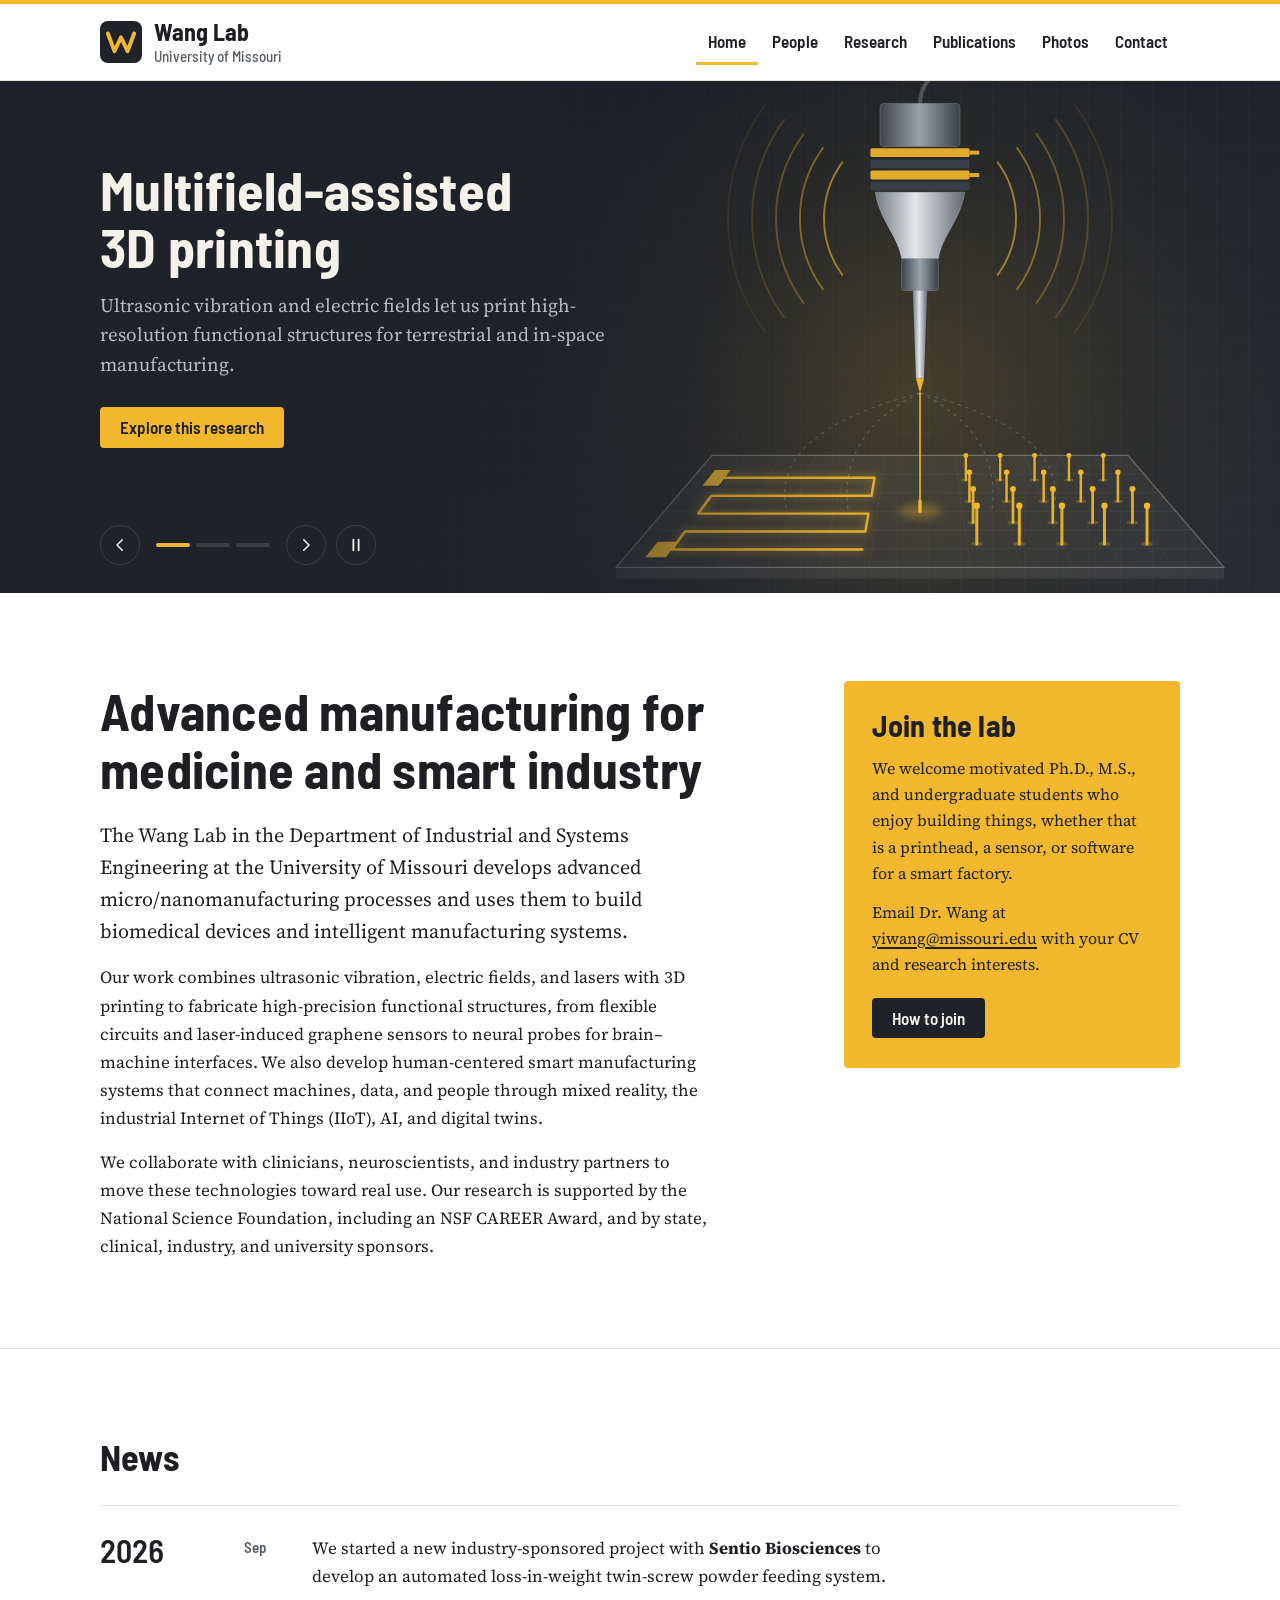
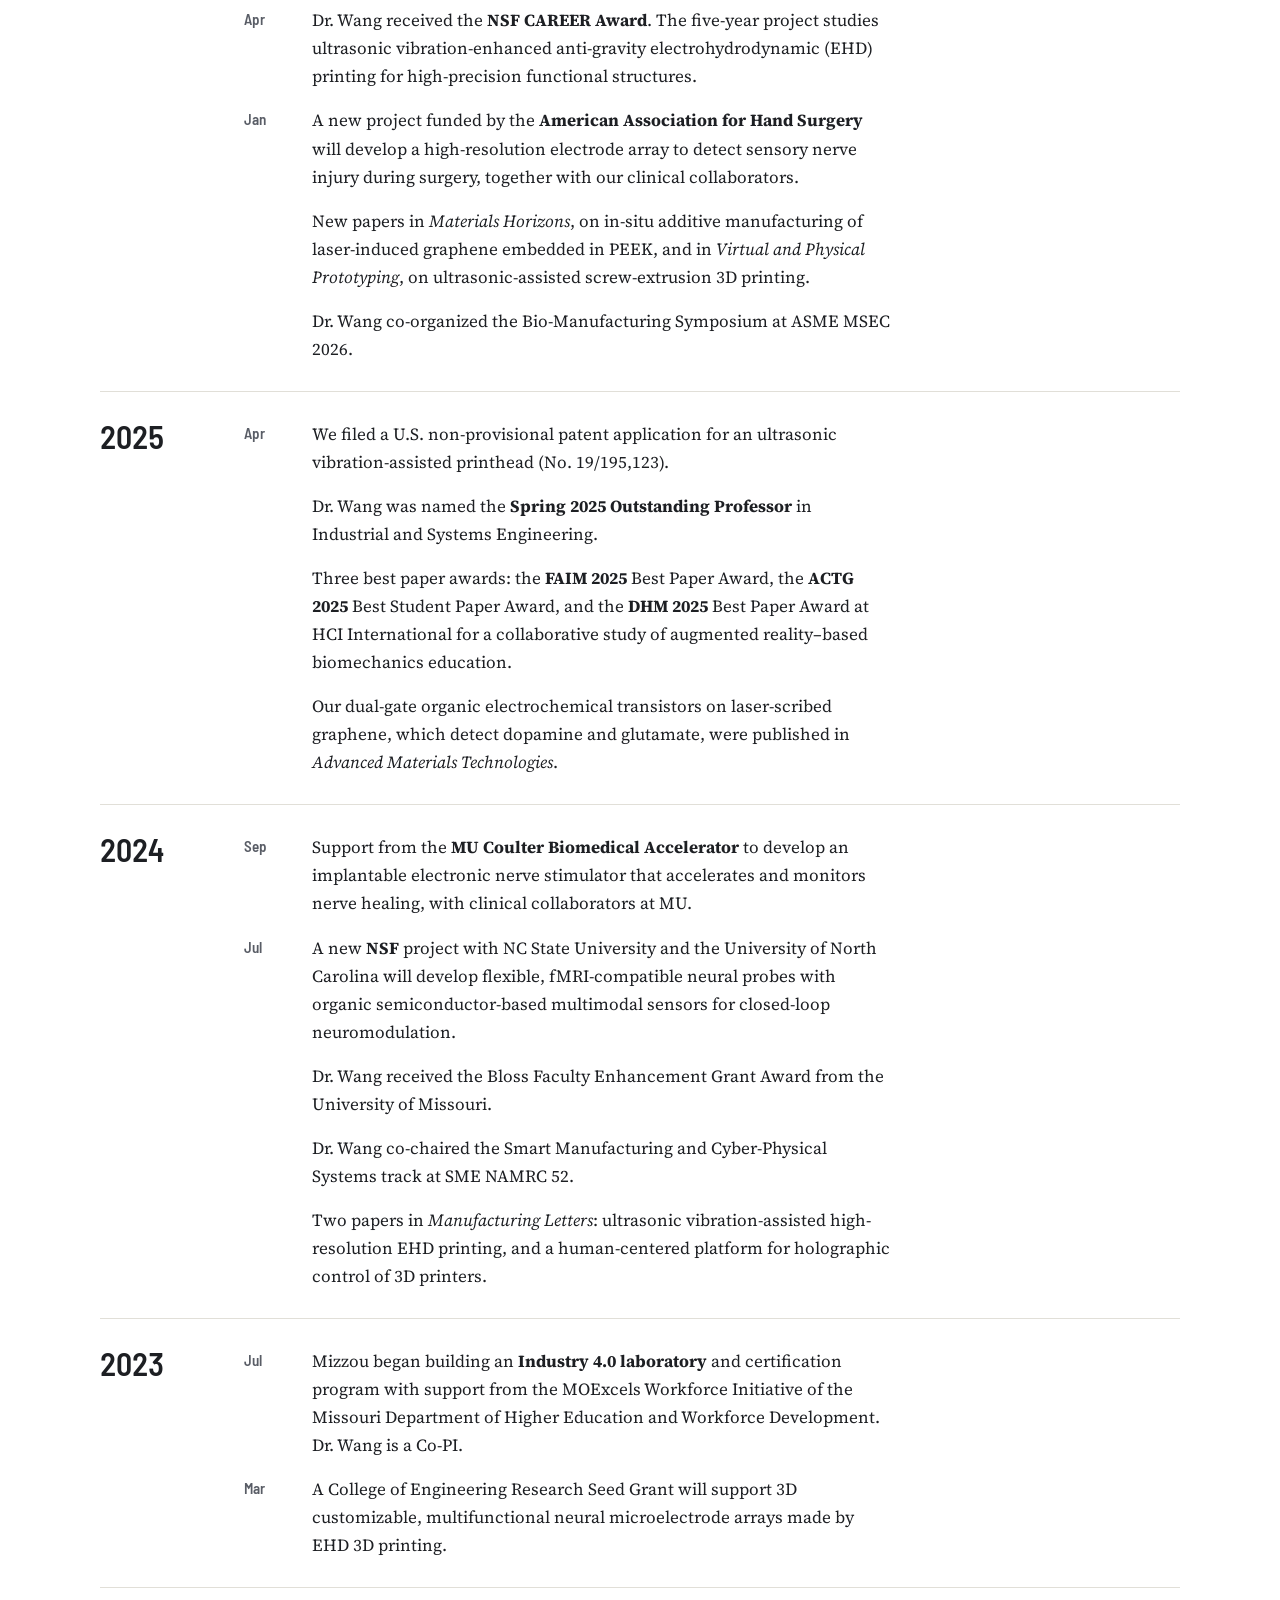
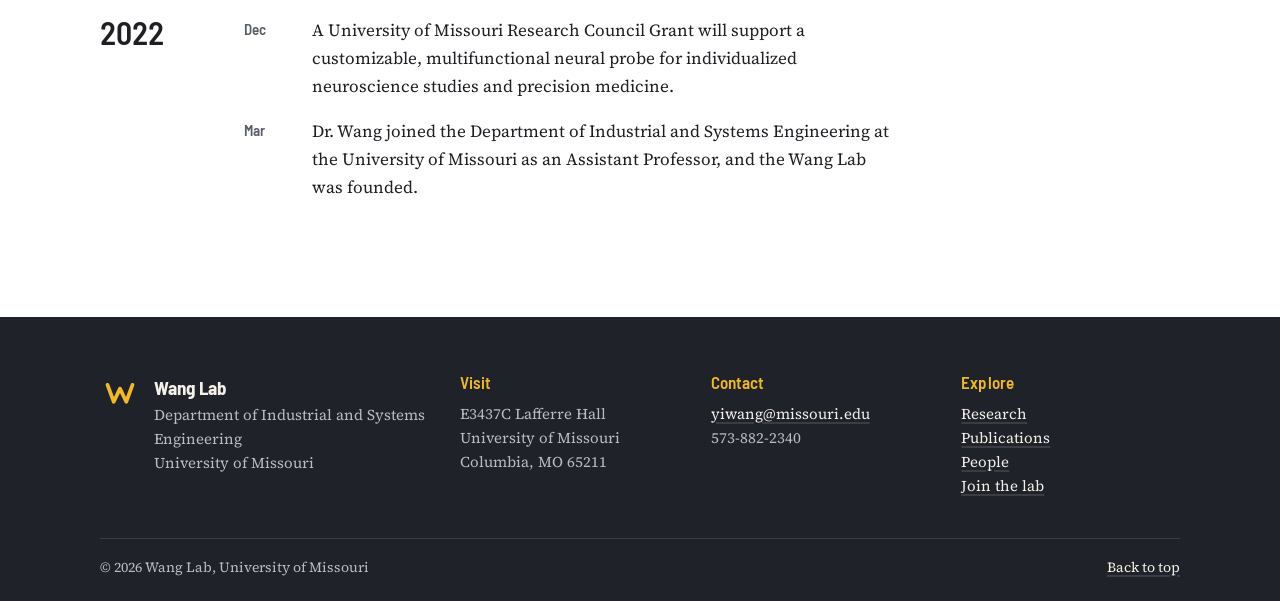
<file: index.html>
<!doctype html>
<html lang="en">
<head>
<meta charset="utf-8">
<meta name="viewport" content="width=device-width, initial-scale=1, viewport-fit=cover">
<!-- ✏️ title = 浏览器标签和谷歌搜索结果里的标题；description = 谷歌搜索结果下面那行介绍 -->
<title>Wang Lab | Yi Wang, University of Missouri</title>
<meta name="description" content="The Wang Lab at the University of Missouri, led by Dr. Yi Wang, develops multifield-assisted 3D printing, micro/nanomanufacturing, flexible bioelectronics and brain–machine interfaces, and smart manufacturing with mixed reality and digital twins.">
<meta property="og:type" content="website">
<meta property="og:site_name" content="Wang Lab, University of Missouri">
<meta property="og:title" content="Wang Lab | Yi Wang, University of Missouri">
<meta property="og:description" content="The Wang Lab at the University of Missouri, led by Dr. Yi Wang, develops multifield-assisted 3D printing, micro/nanomanufacturing, flexible bioelectronics and brain–machine interfaces, and smart manufacturing with mixed reality and digital twins.">
<link rel="icon" href="images/logo-mark.svg" type="image/svg+xml">
<link rel="preconnect" href="https://fonts.googleapis.com">
<link rel="preconnect" href="https://fonts.gstatic.com" crossorigin>
<link rel="stylesheet" href="https://fonts.googleapis.com/css2?family=Barlow+Semi+Condensed:wght@500;600;700&amp;family=Source+Serif+4:ital,opsz,wght@0,8..60,400;0,8..60,600;1,8..60,400&amp;display=swap">
<link rel="stylesheet" href="css/style.css">
<script>document.documentElement.classList.add("js");</script>
<!-- Google Search Console 验证代码贴在这一行下面（见 README 第 2 步） -->
<script type="application/ld+json">
{
  "@context": "https://schema.org",
  "@type": "ResearchOrganization",
  "name": "Wang Lab",
  "description": "Research lab led by Dr. Yi Wang in the Department of Industrial and Systems Engineering, University of Missouri: multifield-assisted 3D printing, micro/nanomanufacturing, bioelectronics, brain-machine interfaces, and smart manufacturing.",
  "email": "yiwang@missouri.edu",
  "telephone": "+1-573-882-2340",
  "address": {
    "@type": "PostalAddress",
    "streetAddress": "E3437C Lafferre Hall",
    "addressLocality": "Columbia",
    "addressRegion": "MO",
    "postalCode": "65211",
    "addressCountry": "US"
  },
  "parentOrganization": {
    "@type": "CollegeOrUniversity",
    "name": "University of Missouri"
  },
  "member": {
    "@type": "Person",
    "name": "Yi Wang",
    "jobTitle": "Assistant Professor of Industrial and Systems Engineering",
    "email": "yiwang@missouri.edu",
    "affiliation": {
      "@type": "CollegeOrUniversity",
      "name": "University of Missouri"
    },
    "sameAs": [
      "https://scholar.google.com/citations?user=VTaAdZcAAAAJ"
    ]
  }
}
</script>
</head>
<body>
<a class="skip-link" href="#main">Skip to content</a>

<!-- ============ 顶部导航（每个页面都有一份，一般不用改） ============ -->
<header class="site-header" id="top">
  <div class="container header-inner">
    <a class="brand" href="index.html">
      <img src="images/logo-mark.svg" alt="" width="42" height="42">
      <span><span class="brand-name">Wang Lab</span><span class="brand-sub">University of Missouri</span></span>
    </a>
    <button class="nav-toggle" type="button" aria-expanded="false" aria-controls="site-nav">
      <svg viewBox="0 0 24 24" aria-hidden="true"><path d="M3 6h18M3 12h18M3 18h18" fill="none" stroke="currentColor" stroke-width="2" stroke-linecap="round"/></svg>
      Menu
    </button>
    <nav class="site-nav" id="site-nav" aria-label="Main">
      <ul>
        <li><a href="index.html" aria-current="page">Home</a></li>
        <li><a href="people.html">People</a></li>
        <li><a href="research.html">Research</a></li>
        <li><a href="publications.html">Publications</a></li>
        <li><a href="photos.html">Photos</a></li>
        <li><a href="contact.html">Contact</a></li>
      </ul>
    </nav>
  </div>
</header>

<main id="main">
<!-- =====================================================================
     ✏️ 首页轮播图（共 3 张）
     · 改文字：直接改每张里的 <h2>（标题）和 <p>（一句话介绍）
     · 换图片：把图片上传到 images 文件夹，再把 src="images/……" 改成你的文件名
     · 按钮 "Explore this research" 会跳到研究页（research.html）对应的部分
     ===================================================================== -->
<section class="hero" aria-label="Research highlights">
  <div class="carousel" data-carousel aria-roledescription="carousel">
    <div class="slides">

      <article class="slide is-active" aria-roledescription="slide" aria-label="1 of 3">
        <div class="slide-media">
          <img src="images/research-printing.svg" alt="Illustration of an ultrasonic printhead writing a fine electrohydrodynamic jet onto a substrate with printed circuits and micro-pillars" width="1600" height="800">
        </div>
        <div class="container slide-content">
          <h2>Multifield-assisted 3D printing</h2>
          <p>Ultrasonic vibration and electric fields let us print high-resolution functional structures for terrestrial and in-space manufacturing.</p>
          <a class="btn btn-gold" href="research.html#printing">Explore this research</a>
        </div>
      </article>

      <article class="slide" aria-roledescription="slide" aria-label="2 of 3">
        <div class="slide-media">
          <img src="images/research-bioelectronics.svg" alt="Illustration of a flexible neural probe with electrode sites recording signals from cortical neurons" width="1600" height="800">
        </div>
        <div class="container slide-content">
          <h2>Bioelectronics and brain–machine interfaces</h2>
          <p>Flexible neural probes, biosensors, and electrode arrays that record from and stimulate the nervous system.</p>
          <a class="btn btn-gold" href="research.html#bioelectronics">Explore this research</a>
        </div>
      </article>

      <article class="slide" aria-roledescription="slide" aria-label="3 of 3">
        <div class="slide-media">
          <img src="images/research-smart-manufacturing.svg" alt="Illustration of a 3D printer linked to its mixed-reality digital twin and live data dashboards" width="1600" height="800">
        </div>
        <div class="container slide-content">
          <h2>Smart manufacturing and digital twins</h2>
          <p>Mixed reality, IIoT, and AI that connect people, machines, and data on the factory floor.</p>
          <a class="btn btn-gold" href="research.html#smart">Explore this research</a>
        </div>
      </article>

    </div>
    <div class="carousel-controls">
      <div class="container">
        <button class="carousel-btn" type="button" data-prev aria-label="Previous slide">
          <svg viewBox="0 0 24 24" aria-hidden="true"><path d="M15 5l-7 7 7 7" fill="none" stroke="currentColor" stroke-width="2" stroke-linecap="round" stroke-linejoin="round"/></svg>
        </button>
        <div class="carousel-dots"></div>
        <button class="carousel-btn" type="button" data-next aria-label="Next slide">
          <svg viewBox="0 0 24 24" aria-hidden="true"><path d="M9 5l7 7-7 7" fill="none" stroke="currentColor" stroke-width="2" stroke-linecap="round" stroke-linejoin="round"/></svg>
        </button>
        <button class="carousel-btn" type="button" data-toggle aria-label="Pause slideshow">
          <svg class="icon-pause" viewBox="0 0 24 24" aria-hidden="true"><path d="M8.5 5v14M15.5 5v14" stroke="currentColor" stroke-width="2.4" stroke-linecap="round"/></svg>
          <svg class="icon-play" viewBox="0 0 24 24" aria-hidden="true"><path d="M8 5.5v13l11-6.5z" fill="currentColor"/></svg>
        </button>
      </div>
    </div>
  </div>
</section>

<!-- =====================================================================
     ✏️ 实验室简介（左边）+ 招生卡片（右边黄色方块）
     ===================================================================== -->
<section class="section">
  <div class="container intro">
    <div class="intro-text">
      <h1>Advanced manufacturing for medicine and smart industry</h1>
      <p class="lead">The Wang Lab in the Department of Industrial and Systems Engineering at the University of Missouri develops advanced micro/nanomanufacturing processes and uses them to build biomedical devices and intelligent manufacturing systems.</p>
      <p>Our work combines ultrasonic vibration, electric fields, and lasers with 3D printing to fabricate high-precision functional structures, from flexible circuits and laser-induced graphene sensors to neural probes for brain–machine interfaces. We also develop human-centered smart manufacturing systems that connect machines, data, and people through mixed reality, the industrial Internet of Things (IIoT), AI, and digital twins.</p>
      <p>We collaborate with clinicians, neuroscientists, and industry partners to move these technologies toward real use. Our research is supported by the National Science Foundation, including an NSF CAREER Award, and by state, clinical, industry, and university sponsors.</p>
    </div>
    <aside class="join-card" aria-labelledby="join-title">
      <h2 id="join-title">Join the lab</h2>
      <p>We welcome motivated Ph.D., M.S., and undergraduate students who enjoy building things, whether that is a printhead, a sensor, or software for a smart factory.</p>
      <p>Email Dr. Wang at <a href="mailto:yiwang@missouri.edu">yiwang@missouri.edu</a> with your CV and research interests.</p>
      <a class="btn btn-dark" href="contact.html#join">How to join</a>
    </aside>
  </div>
</section>

<!-- =====================================================================
     ✏️ 新闻 News（最新的放最上面）
     · 加一条：复制任意一行 <li>……</li>，粘贴到对应年份的最上面，再改月份和内容
     · 不确定月份：<span class="news-date"></span> 中间留空就行
     · 新的一年：复制一整块 <div class="news-group"> …… </div>，改年份，放到最上面
     ===================================================================== -->
<section class="section" id="news" aria-labelledby="news-title">
  <div class="container">
    <h2 class="section-title" id="news-title">News</h2>

    <div class="news-group">
      <h3>2026</h3>
      <ul class="news-list">
        <li><span class="news-date">Sep</span> We started a new industry-sponsored project with <strong>Sentio Biosciences</strong> to develop an automated loss-in-weight twin-screw powder feeding system.</li>
        <li><span class="news-date">Apr</span> Dr. Wang received the <strong>NSF CAREER Award</strong>. The five-year project studies ultrasonic vibration-enhanced anti-gravity electrohydrodynamic (EHD) printing for high-precision functional structures.</li>
        <li><span class="news-date">Jan</span> A new project funded by the <strong>American Association for Hand Surgery</strong> will develop a high-resolution electrode array to detect sensory nerve injury during surgery, together with our clinical collaborators.</li>
        <li><span class="news-date"></span> New papers in <i>Materials Horizons</i>, on in-situ additive manufacturing of laser-induced graphene embedded in PEEK, and in <i>Virtual and Physical Prototyping</i>, on ultrasonic-assisted screw-extrusion 3D printing.</li>
        <li><span class="news-date"></span> Dr. Wang co-organized the Bio-Manufacturing Symposium at ASME MSEC 2026.</li>
      </ul>
    </div>

    <div class="news-group">
      <h3>2025</h3>
      <ul class="news-list">
        <li><span class="news-date">Apr</span> We filed a U.S. non-provisional patent application for an ultrasonic vibration-assisted printhead (No. 19/195,123).</li>
        <li><span class="news-date"></span> Dr. Wang was named the <strong>Spring 2025 Outstanding Professor</strong> in Industrial and Systems Engineering.</li>
        <li><span class="news-date"></span> Three best paper awards: the <strong>FAIM 2025</strong> Best Paper Award, the <strong>ACTG 2025</strong> Best Student Paper Award, and the <strong>DHM 2025</strong> Best Paper Award at HCI International for a collaborative study of augmented reality–based biomechanics education.</li>
        <li><span class="news-date"></span> Our dual-gate organic electrochemical transistors on laser-scribed graphene, which detect dopamine and glutamate, were published in <i>Advanced Materials Technologies</i>.</li>
      </ul>
    </div>

    <div class="news-group">
      <h3>2024</h3>
      <ul class="news-list">
        <li><span class="news-date">Sep</span> Support from the <strong>MU Coulter Biomedical Accelerator</strong> to develop an implantable electronic nerve stimulator that accelerates and monitors nerve healing, with clinical collaborators at MU.</li>
        <li><span class="news-date">Jul</span> A new <strong>NSF</strong> project with NC State University and the University of North Carolina will develop flexible, fMRI-compatible neural probes with organic semiconductor-based multimodal sensors for closed-loop neuromodulation.</li>
        <li><span class="news-date"></span> Dr. Wang received the Bloss Faculty Enhancement Grant Award from the University of Missouri.</li>
        <li><span class="news-date"></span> Dr. Wang co-chaired the Smart Manufacturing and Cyber-Physical Systems track at SME NAMRC 52.</li>
        <li><span class="news-date"></span> Two papers in <i>Manufacturing Letters</i>: ultrasonic vibration-assisted high-resolution EHD printing, and a human-centered platform for holographic control of 3D printers.</li>
      </ul>
    </div>

    <div class="news-group">
      <h3>2023</h3>
      <ul class="news-list">
        <li><span class="news-date">Jul</span> Mizzou began building an <strong>Industry 4.0 laboratory</strong> and certification program with support from the MOExcels Workforce Initiative of the Missouri Department of Higher Education and Workforce Development. Dr. Wang is a Co-PI.</li>
        <li><span class="news-date">Mar</span> A College of Engineering Research Seed Grant will support 3D customizable, multifunctional neural microelectrode arrays made by EHD 3D printing.</li>
      </ul>
    </div>

    <div class="news-group">
      <h3>2022</h3>
      <ul class="news-list">
        <li><span class="news-date">Dec</span> A University of Missouri Research Council Grant will support a customizable, multifunctional neural probe for individualized neuroscience studies and precision medicine.</li>
        <li><span class="news-date">Mar</span> Dr. Wang joined the Department of Industrial and Systems Engineering at the University of Missouri as an Assistant Professor, and the Wang Lab was founded.</li>
      </ul>
    </div>

  </div>
</section>
</main>

<!-- ============ 页脚（每个页面都有一份，一般不用改） ============ -->
<footer class="site-footer">
  <div class="container footer-grid">
    <div class="footer-brand">
      <img src="images/logo-mark.svg" alt="" width="40" height="40">
      <p><strong>Wang Lab</strong><br>Department of Industrial and Systems Engineering<br>University of Missouri</p>
    </div>
    <div>
      <h2>Visit</h2>
      <p>E3437C Lafferre Hall<br>University of Missouri<br>Columbia, MO 65211</p>
    </div>
    <div>
      <h2>Contact</h2>
      <p><a href="mailto:yiwang@missouri.edu">yiwang@missouri.edu</a><br>573-882-2340</p>
    </div>
    <nav aria-label="Footer">
      <h2>Explore</h2>
      <ul>
        <li><a href="research.html">Research</a></li>
        <li><a href="publications.html">Publications</a></li>
        <li><a href="people.html">People</a></li>
        <li><a href="contact.html#join">Join the lab</a></li>
      </ul>
    </nav>
  </div>
  <div class="container footer-bottom">
    <span>© <span data-year>2026</span> Wang Lab, University of Missouri</span>
    <a href="#top">Back to top</a>
  </div>
</footer>
<script src="js/main.js"></script>
</body>
</html>
</file>
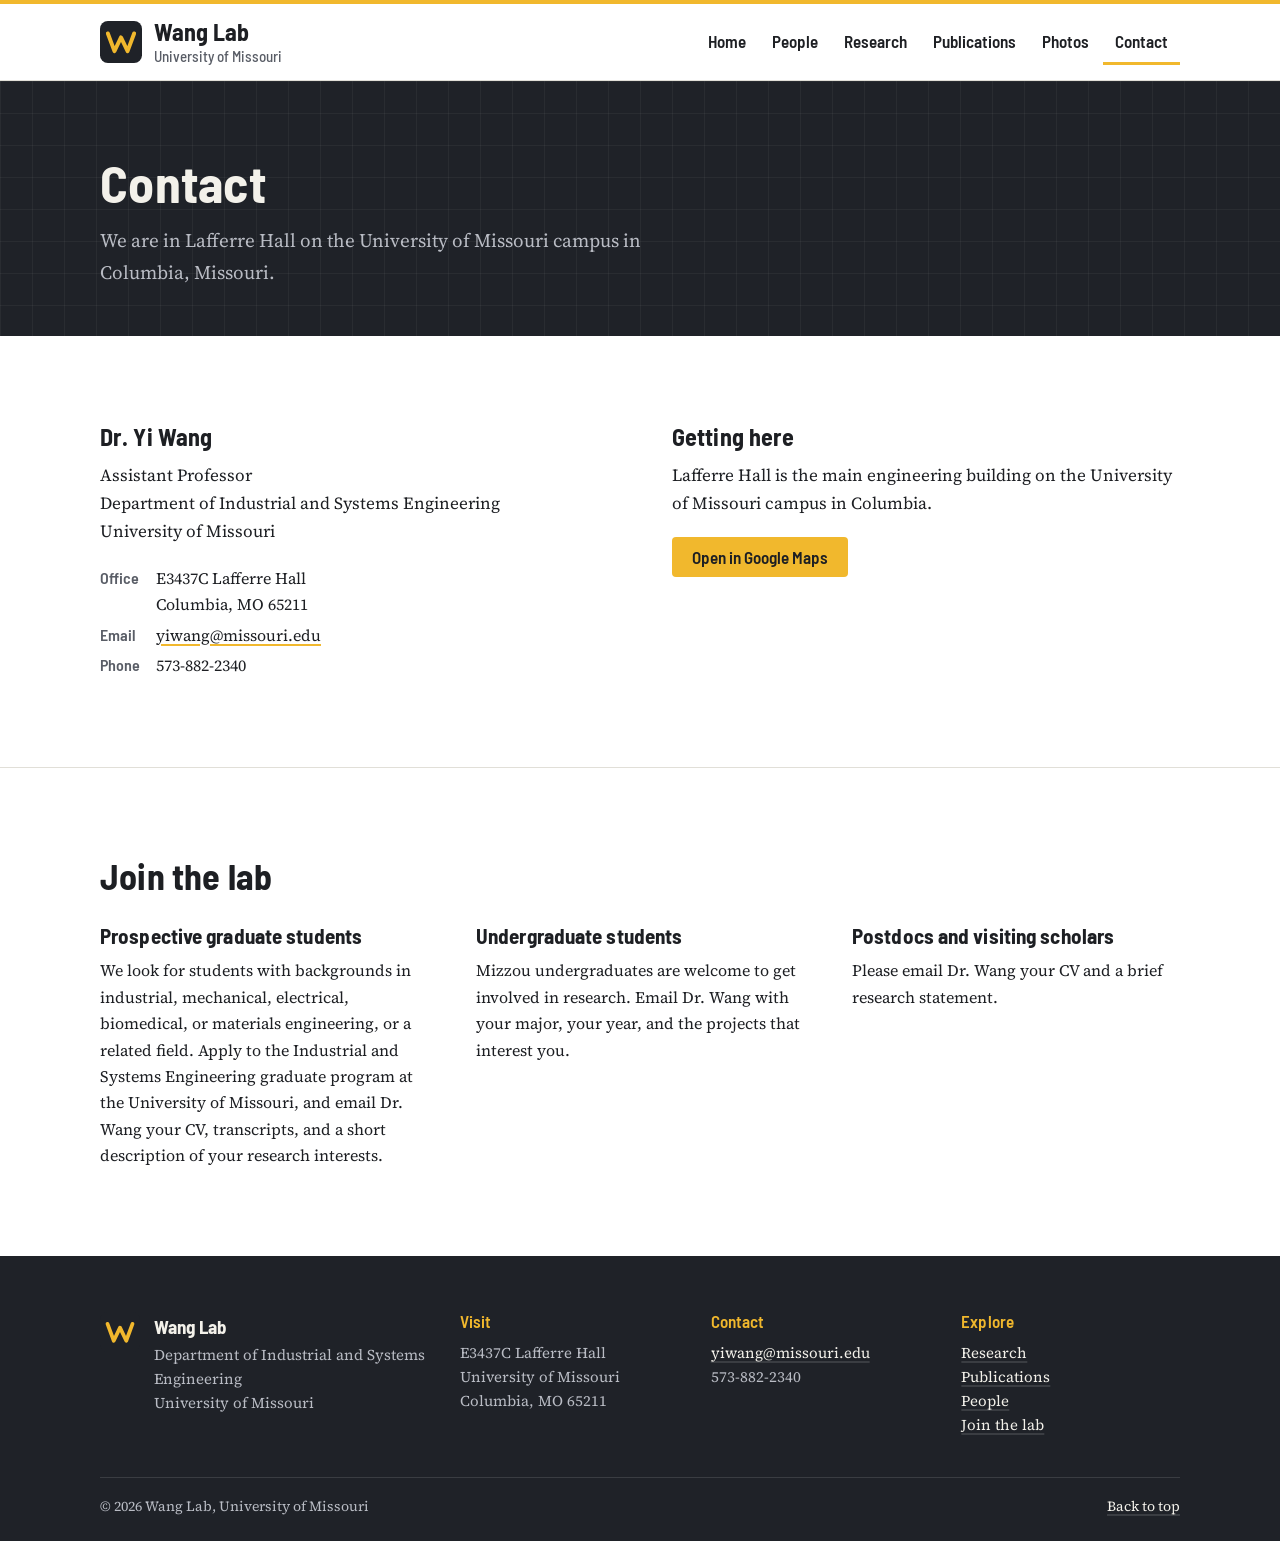
<file: contact.html>
<!doctype html>
<html lang="en">
<head>
<meta charset="utf-8">
<meta name="viewport" content="width=device-width, initial-scale=1, viewport-fit=cover">
<!-- ✏️ title = 浏览器标签和谷歌搜索结果里的标题；description = 谷歌搜索结果下面那行介绍 -->
<title>Contact | Wang Lab, University of Missouri</title>
<meta name="description" content="Contact Dr. Yi Wang (E3437C Lafferre Hall, Columbia, MO) and learn how to join the Wang Lab at the University of Missouri.">
<meta property="og:type" content="website">
<meta property="og:site_name" content="Wang Lab, University of Missouri">
<meta property="og:title" content="Contact | Wang Lab, University of Missouri">
<meta property="og:description" content="Contact Dr. Yi Wang (E3437C Lafferre Hall, Columbia, MO) and learn how to join the Wang Lab at the University of Missouri.">
<link rel="icon" href="images/logo-mark.svg" type="image/svg+xml">
<link rel="preconnect" href="https://fonts.googleapis.com">
<link rel="preconnect" href="https://fonts.gstatic.com" crossorigin>
<link rel="stylesheet" href="https://fonts.googleapis.com/css2?family=Barlow+Semi+Condensed:wght@500;600;700&amp;family=Source+Serif+4:ital,opsz,wght@0,8..60,400;0,8..60,600;1,8..60,400&amp;display=swap">
<link rel="stylesheet" href="css/style.css">
<script>document.documentElement.classList.add("js");</script>
</head>
<body>
<a class="skip-link" href="#main">Skip to content</a>

<!-- ============ 顶部导航（每个页面都有一份，一般不用改） ============ -->
<header class="site-header" id="top">
  <div class="container header-inner">
    <a class="brand" href="index.html">
      <img src="images/logo-mark.svg" alt="" width="42" height="42">
      <span><span class="brand-name">Wang Lab</span><span class="brand-sub">University of Missouri</span></span>
    </a>
    <button class="nav-toggle" type="button" aria-expanded="false" aria-controls="site-nav">
      <svg viewBox="0 0 24 24" aria-hidden="true"><path d="M3 6h18M3 12h18M3 18h18" fill="none" stroke="currentColor" stroke-width="2" stroke-linecap="round"/></svg>
      Menu
    </button>
    <nav class="site-nav" id="site-nav" aria-label="Main">
      <ul>
        <li><a href="index.html">Home</a></li>
        <li><a href="people.html">People</a></li>
        <li><a href="research.html">Research</a></li>
        <li><a href="publications.html">Publications</a></li>
        <li><a href="photos.html">Photos</a></li>
        <li><a href="contact.html" aria-current="page">Contact</a></li>
      </ul>
    </nav>
  </div>
</header>

<main id="main">
<section class="band">
  <div class="container page-head">
    <h1>Contact</h1>
    <p class="lead">We are in Lafferre Hall on the University of Missouri campus in Columbia, Missouri.</p>
  </div>
</section>

<!-- =====================================================================
     ✏️ 联系方式
     ===================================================================== -->
<section class="section">
  <div class="container contact-grid">
    <div>
      <h2>Dr. Yi Wang</h2>
      <p>Assistant Professor<br>Department of Industrial and Systems Engineering<br>University of Missouri</p>
      <dl class="contact-list">
        <dt>Office</dt><dd>E3437C Lafferre Hall<br>Columbia, MO 65211</dd>
        <dt>Email</dt><dd><a href="mailto:yiwang@missouri.edu">yiwang@missouri.edu</a></dd>
        <dt>Phone</dt><dd>573-882-2340</dd>
        <!-- 想加实验室房间号：在这行下面加一行  <dt>Lab</dt><dd>Room 房间号, Lafferre Hall</dd> -->
      </dl>
    </div>
    <div>
      <h2>Getting here</h2>
      <p>Lafferre Hall is the main engineering building on the University of Missouri campus in Columbia.</p>
      <a class="btn btn-gold" href="https://www.google.com/maps/search/?api=1&amp;query=Lafferre%20Hall%2C%20University%20of%20Missouri%2C%20Columbia%2C%20MO">Open in Google Maps</a>
      <!-- 想在这里嵌入一张地图：打开 Google 地图 → 搜 Lafferre Hall → 分享 → 嵌入地图 → 复制 HTML，粘贴到这一行下面 -->
    </div>
  </div>
</section>

<!-- =====================================================================
     ✏️ 招生说明 Join the lab
     ===================================================================== -->
<section class="section" id="join" aria-labelledby="join-heading">
  <div class="container">
    <h2 class="section-title" id="join-heading">Join the lab</h2>
    <div class="join-grid">
      <div>
        <h3>Prospective graduate students</h3>
        <p>We look for students with backgrounds in industrial, mechanical, electrical, biomedical, or materials engineering, or a related field. Apply to the Industrial and Systems Engineering graduate program at the University of Missouri, and email Dr. Wang your CV, transcripts, and a short description of your research interests.</p>
      </div>
      <div>
        <h3>Undergraduate students</h3>
        <p>Mizzou undergraduates are welcome to get involved in research. Email Dr. Wang with your major, your year, and the projects that interest you.</p>
      </div>
      <div>
        <h3>Postdocs and visiting scholars</h3>
        <p>Please email Dr. Wang your CV and a brief research statement.</p>
      </div>
    </div>
  </div>
</section>
</main>

<!-- ============ 页脚（每个页面都有一份，一般不用改） ============ -->
<footer class="site-footer">
  <div class="container footer-grid">
    <div class="footer-brand">
      <img src="images/logo-mark.svg" alt="" width="40" height="40">
      <p><strong>Wang Lab</strong><br>Department of Industrial and Systems Engineering<br>University of Missouri</p>
    </div>
    <div>
      <h2>Visit</h2>
      <p>E3437C Lafferre Hall<br>University of Missouri<br>Columbia, MO 65211</p>
    </div>
    <div>
      <h2>Contact</h2>
      <p><a href="mailto:yiwang@missouri.edu">yiwang@missouri.edu</a><br>573-882-2340</p>
    </div>
    <nav aria-label="Footer">
      <h2>Explore</h2>
      <ul>
        <li><a href="research.html">Research</a></li>
        <li><a href="publications.html">Publications</a></li>
        <li><a href="people.html">People</a></li>
        <li><a href="contact.html#join">Join the lab</a></li>
      </ul>
    </nav>
  </div>
  <div class="container footer-bottom">
    <span>© <span data-year>2026</span> Wang Lab, University of Missouri</span>
    <a href="#top">Back to top</a>
  </div>
</footer>
<script src="js/main.js"></script>
</body>
</html>
</file>
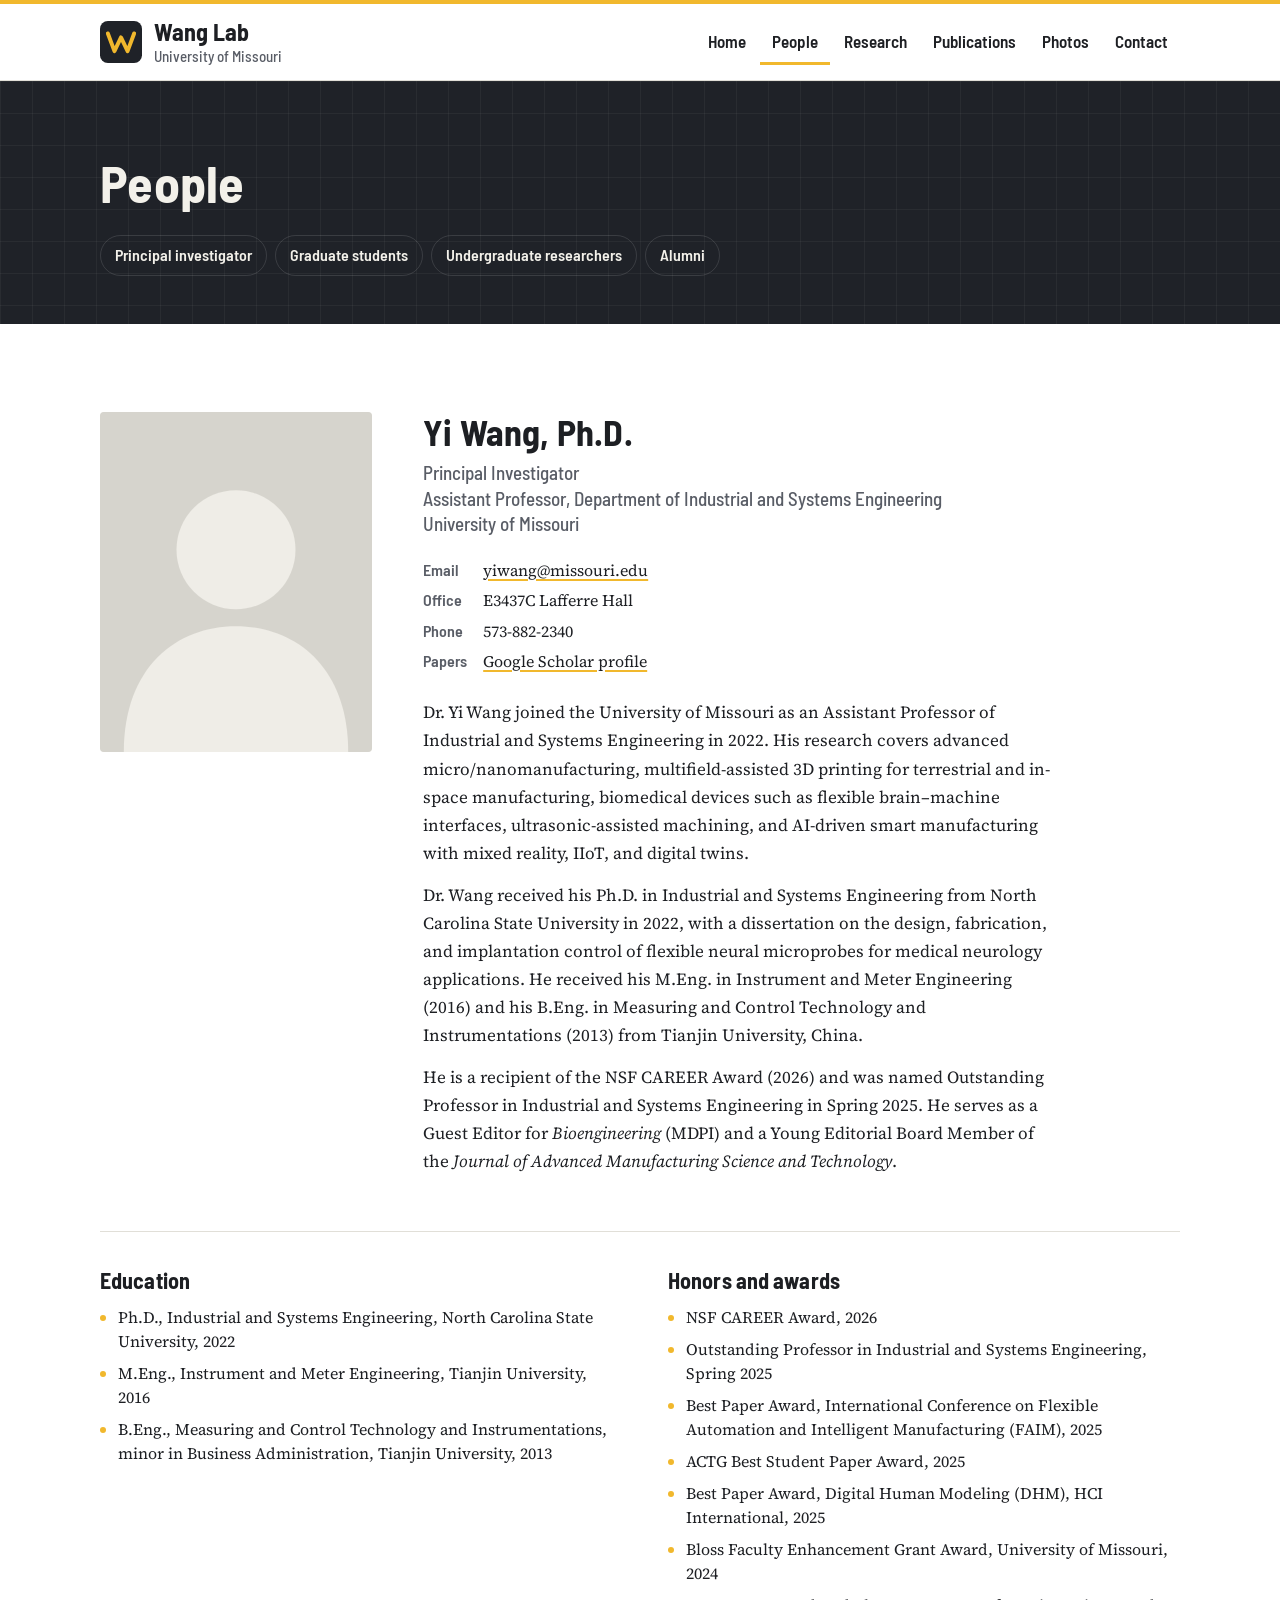
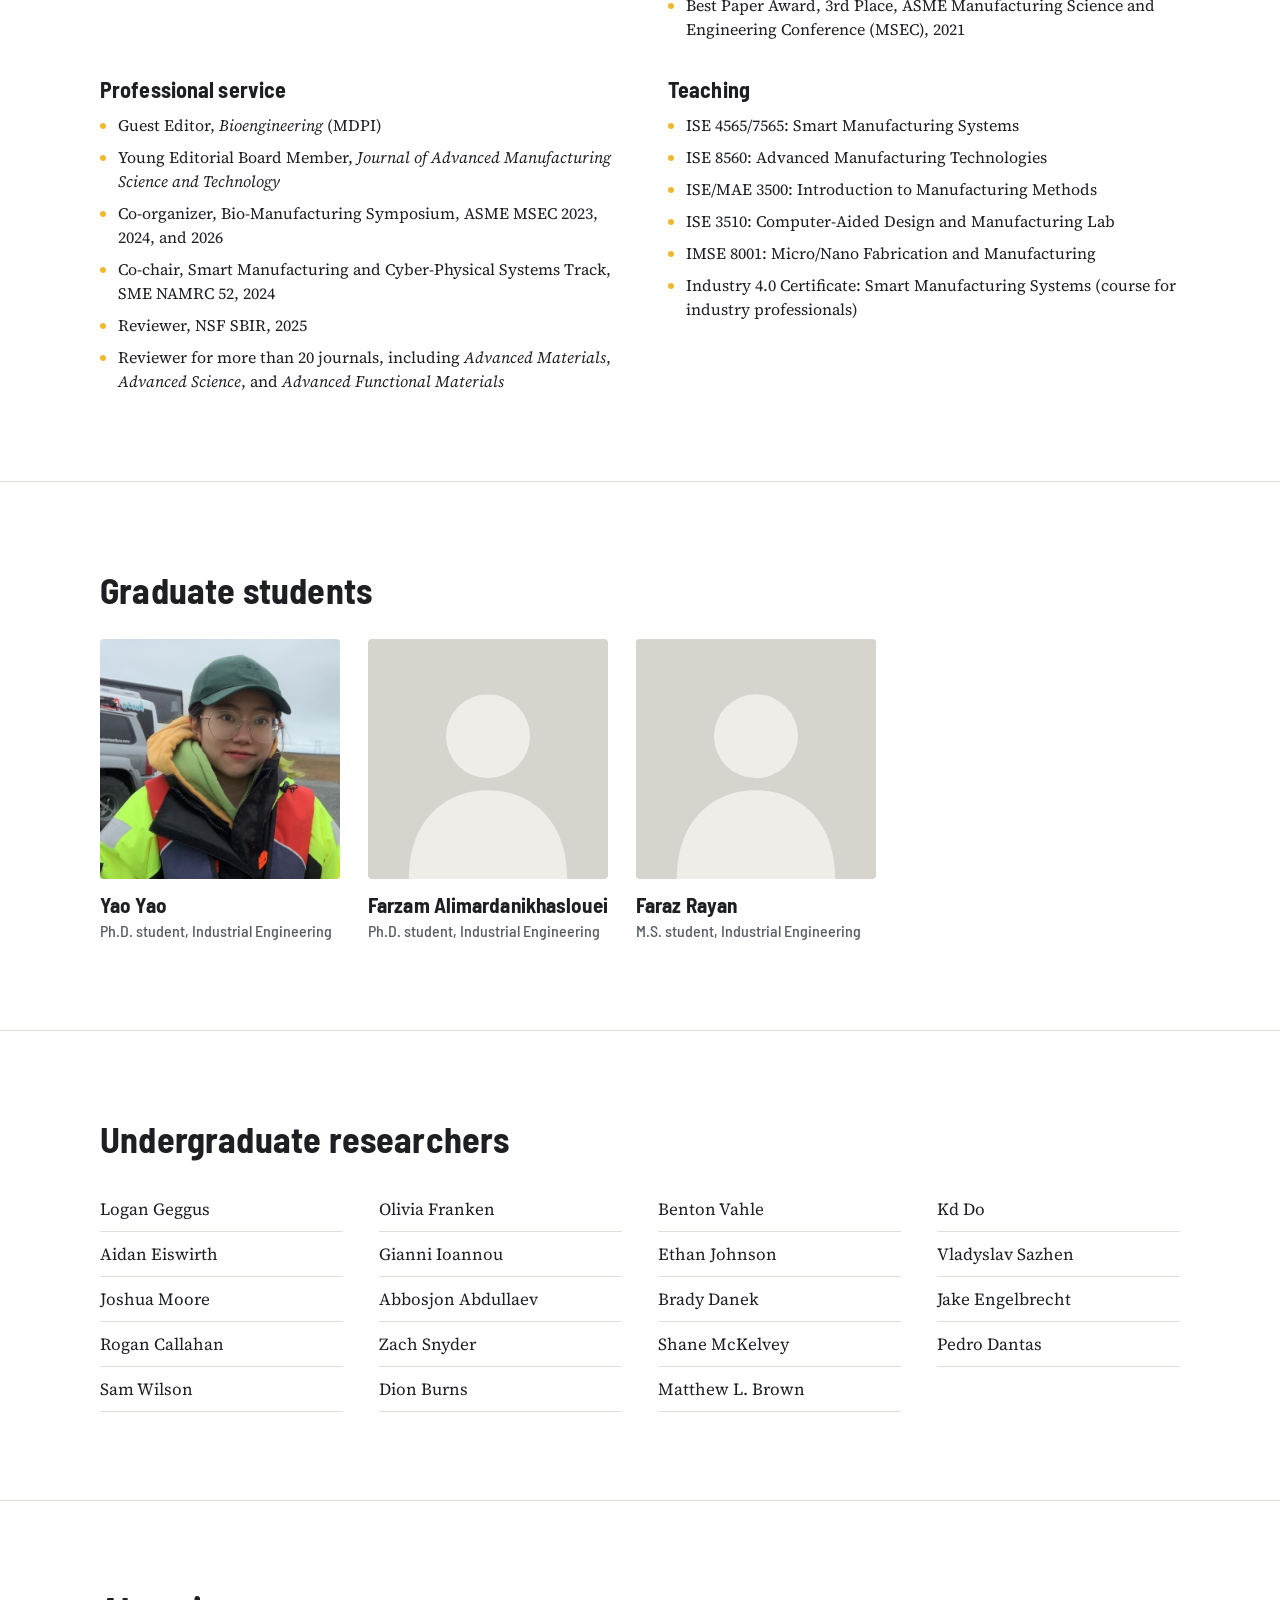
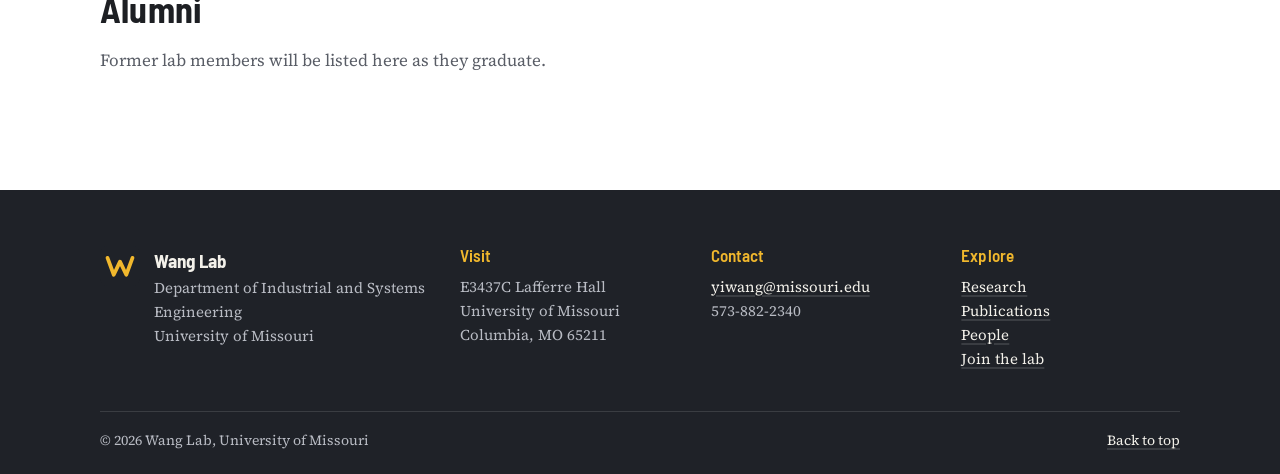
<file: people.html>
<!doctype html>
<html lang="en">
<head>
<meta charset="utf-8">
<meta name="viewport" content="width=device-width, initial-scale=1, viewport-fit=cover">
<!-- ✏️ title = 浏览器标签和谷歌搜索结果里的标题；description = 谷歌搜索结果下面那行介绍 -->
<title>People | Wang Lab, University of Missouri</title>
<meta name="description" content="Meet Dr. Yi Wang and the graduate and undergraduate researchers of the Wang Lab in Industrial and Systems Engineering at the University of Missouri.">
<meta property="og:type" content="website">
<meta property="og:site_name" content="Wang Lab, University of Missouri">
<meta property="og:title" content="People | Wang Lab, University of Missouri">
<meta property="og:description" content="Meet Dr. Yi Wang and the graduate and undergraduate researchers of the Wang Lab in Industrial and Systems Engineering at the University of Missouri.">
<link rel="icon" href="images/logo-mark.svg" type="image/svg+xml">
<link rel="preconnect" href="https://fonts.googleapis.com">
<link rel="preconnect" href="https://fonts.gstatic.com" crossorigin>
<link rel="stylesheet" href="https://fonts.googleapis.com/css2?family=Barlow+Semi+Condensed:wght@500;600;700&amp;family=Source+Serif+4:ital,opsz,wght@0,8..60,400;0,8..60,600;1,8..60,400&amp;display=swap">
<link rel="stylesheet" href="css/style.css">
<script>document.documentElement.classList.add("js");</script>
</head>
<body>
<a class="skip-link" href="#main">Skip to content</a>

<!-- ============ 顶部导航（每个页面都有一份，一般不用改） ============ -->
<header class="site-header" id="top">
  <div class="container header-inner">
    <a class="brand" href="index.html">
      <img src="images/logo-mark.svg" alt="" width="42" height="42">
      <span><span class="brand-name">Wang Lab</span><span class="brand-sub">University of Missouri</span></span>
    </a>
    <button class="nav-toggle" type="button" aria-expanded="false" aria-controls="site-nav">
      <svg viewBox="0 0 24 24" aria-hidden="true"><path d="M3 6h18M3 12h18M3 18h18" fill="none" stroke="currentColor" stroke-width="2" stroke-linecap="round"/></svg>
      Menu
    </button>
    <nav class="site-nav" id="site-nav" aria-label="Main">
      <ul>
        <li><a href="index.html">Home</a></li>
        <li><a href="people.html" aria-current="page">People</a></li>
        <li><a href="research.html">Research</a></li>
        <li><a href="publications.html">Publications</a></li>
        <li><a href="photos.html">Photos</a></li>
        <li><a href="contact.html">Contact</a></li>
      </ul>
    </nav>
  </div>
</header>

<main id="main">
<section class="band">
  <div class="container page-head">
    <h1>People</h1>
    <ul class="subnav">
      <li><a href="#pi">Principal investigator</a></li>
      <li><a href="#graduate">Graduate students</a></li>
      <li><a href="#undergraduate">Undergraduate researchers</a></li>
      <li><a href="#alumni">Alumni</a></li>
    </ul>
  </div>
</section>

<!-- =====================================================================
     ✏️ PI 介绍
     · 换头像：把照片命名为 yi-wang.jpg，上传到 images/people/ 文件夹，
       再把下面的 images/people/placeholder.svg 改成 images/people/yi-wang.jpg
     ===================================================================== -->
<section class="section" id="pi" aria-labelledby="pi-name">
  <div class="container">
    <div class="pi-grid">
      <figure class="pi-photo">
        <img src="images/people/placeholder.svg" alt="Portrait of Dr. Yi Wang" width="400" height="500">
      </figure>
      <div class="pi-info">
        <h2 id="pi-name">Yi Wang, Ph.D.</h2>
        <p class="pi-role">Principal Investigator<br>Assistant Professor, Department of Industrial and Systems Engineering<br>University of Missouri</p>
        <dl class="contact-list">
          <dt>Email</dt><dd><a href="mailto:yiwang@missouri.edu">yiwang@missouri.edu</a></dd>
          <dt>Office</dt><dd>E3437C Lafferre Hall</dd>
          <dt>Phone</dt><dd>573-882-2340</dd>
          <dt>Papers</dt><dd><a href="https://scholar.google.com/citations?user=VTaAdZcAAAAJ&amp;hl=en">Google Scholar profile</a></dd>
        </dl>
        <div class="bio">
          <p>Dr. Yi Wang joined the University of Missouri as an Assistant Professor of Industrial and Systems Engineering in 2022. His research covers advanced micro/nanomanufacturing, multifield-assisted 3D printing for terrestrial and in-space manufacturing, biomedical devices such as flexible brain–machine interfaces, ultrasonic-assisted machining, and AI-driven smart manufacturing with mixed reality, IIoT, and digital twins.</p>
          <p>Dr. Wang received his Ph.D. in Industrial and Systems Engineering from North Carolina State University in 2022, with a dissertation on the design, fabrication, and implantation control of flexible neural microprobes for medical neurology applications. He received his M.Eng. in Instrument and Meter Engineering (2016) and his B.Eng. in Measuring and Control Technology and Instrumentations (2013) from Tianjin University, China.</p>
          <p>He is a recipient of the NSF CAREER Award (2026) and was named Outstanding Professor in Industrial and Systems Engineering in Spring 2025. He serves as a Guest Editor for <i>Bioengineering</i> (MDPI) and a Young Editorial Board Member of the <i>Journal of Advanced Manufacturing Science and Technology</i>.</p>
        </div>
      </div>
    </div>

    <div class="pi-details">
      <div>
        <h3>Education</h3>
        <ul>
          <li>Ph.D., Industrial and Systems Engineering, North Carolina State University, 2022</li>
          <li>M.Eng., Instrument and Meter Engineering, Tianjin University, 2016</li>
          <li>B.Eng., Measuring and Control Technology and Instrumentations, minor in Business Administration, Tianjin University, 2013</li>
        </ul>
      </div>
      <div>
        <h3>Honors and awards</h3>
        <ul>
          <li>NSF CAREER Award, 2026</li>
          <li>Outstanding Professor in Industrial and Systems Engineering, Spring 2025</li>
          <li>Best Paper Award, International Conference on Flexible Automation and Intelligent Manufacturing (FAIM), 2025</li>
          <li>ACTG Best Student Paper Award, 2025</li>
          <li>Best Paper Award, Digital Human Modeling (DHM), HCI International, 2025</li>
          <li>Bloss Faculty Enhancement Grant Award, University of Missouri, 2024</li>
          <li>Best Paper Award, 3rd Place, ASME Manufacturing Science and Engineering Conference (MSEC), 2021</li>
        </ul>
      </div>
      <div>
        <h3>Professional service</h3>
        <ul>
          <li>Guest Editor, <i>Bioengineering</i> (MDPI)</li>
          <li>Young Editorial Board Member, <i>Journal of Advanced Manufacturing Science and Technology</i></li>
          <li>Co-organizer, Bio-Manufacturing Symposium, ASME MSEC 2023, 2024, and 2026</li>
          <li>Co-chair, Smart Manufacturing and Cyber-Physical Systems Track, SME NAMRC 52, 2024</li>
          <li>Reviewer, NSF SBIR, 2025</li>
          <li>Reviewer for more than 20 journals, including <i>Advanced Materials</i>, <i>Advanced Science</i>, and <i>Advanced Functional Materials</i></li>
        </ul>
      </div>
      <div>
        <h3>Teaching</h3>
        <ul>
          <li>ISE 4565/7565: Smart Manufacturing Systems</li>
          <li>ISE 8560: Advanced Manufacturing Technologies</li>
          <li>ISE/MAE 3500: Introduction to Manufacturing Methods</li>
          <li>ISE 3510: Computer-Aided Design and Manufacturing Lab</li>
          <li>IMSE 8001: Micro/Nano Fabrication and Manufacturing</li>
          <li>Industry 4.0 Certificate: Smart Manufacturing Systems (course for industry professionals)</li>
        </ul>
      </div>
    </div>
  </div>
</section>

<!-- =====================================================================
     ✏️ 研究生：每个人是一整块 <article class="member"> …… </article>
     · 加人：复制一整块，改名字、身份（member-role）、照片文件名
     · 照片：方形最好，上传到 images/people/（例如 yao-yao.jpg），再改 src
     · 想加简介：在 member-role 那一行下面加一行
       <p class="member-bio">一两句话的英文简介</p>
     ===================================================================== -->
<section class="section" id="graduate" aria-labelledby="grad-title">
  <div class="container">
    <h2 class="section-title" id="grad-title">Graduate students</h2>
    <div class="member-grid">

      <article class="member">
        <img src="images/people/yao-yao.jpg" alt="Yao Yao" width="400" height="400" loading="lazy">
        <h3>Yao Yao</h3>
        <p class="member-role">Ph.D. student, Industrial Engineering</p>
      </article>

      <article class="member">
        <img src="images/people/placeholder.svg" alt="Farzam Alimardanikhaslouei" width="400" height="400" loading="lazy">
        <h3>Farzam Alimardanikhaslouei</h3>
        <p class="member-role">Ph.D. student, Industrial Engineering</p>
      </article>

      <article class="member">
        <img src="images/people/placeholder.svg" alt="Faraz Rayan" width="400" height="400" loading="lazy">
        <h3>Faraz Rayan</h3>
        <p class="member-role">M.S. student, Industrial Engineering</p>
      </article>

    </div>
  </div>
</section>

<!-- =====================================================================
     ✏️ 本科生：一行一个名字 <li>名字</li>
     · 毕业的同学：把那一行剪切，粘贴到下面 Alumni 的列表里
     ===================================================================== -->
<section class="section" id="undergraduate" aria-labelledby="ug-title">
  <div class="container">
    <h2 class="section-title" id="ug-title">Undergraduate researchers</h2>
    <ul class="name-list">
      <li>Logan Geggus</li>
      <li>Aidan Eiswirth</li>
      <li>Joshua Moore</li>
      <li>Rogan Callahan</li>
      <li>Sam Wilson</li>
      <li>Olivia Franken</li>
      <li>Gianni Ioannou</li>
      <li>Abbosjon Abdullaev</li>
      <li>Zach Snyder</li>
      <li>Dion Burns</li>
      <li>Benton Vahle</li>
      <li>Ethan Johnson</li>
      <li>Brady Danek</li>
      <li>Shane McKelvey</li>
      <li>Matthew L. Brown</li>
      <li>Kd Do</li>
      <li>Vladyslav Sazhen</li>
      <li>Jake Engelbrecht</li>
      <li>Pedro Dantas</li>
    </ul>
  </div>
</section>

<!-- =====================================================================
     ✏️ 毕业生 Alumni：一行一个，例如
     <li>Jane Doe, Ph.D. 2027, now at Boeing</li>
     有了第一位毕业生后，可以把下面那句 "Former lab members will be listed here…" 删掉
     ===================================================================== -->
<section class="section" id="alumni" aria-labelledby="alumni-title">
  <div class="container">
    <h2 class="section-title" id="alumni-title">Alumni</h2>
    <p class="section-note">Former lab members will be listed here as they graduate.</p>
    <ul class="name-list">
    </ul>
  </div>
</section>
</main>

<!-- ============ 页脚（每个页面都有一份，一般不用改） ============ -->
<footer class="site-footer">
  <div class="container footer-grid">
    <div class="footer-brand">
      <img src="images/logo-mark.svg" alt="" width="40" height="40">
      <p><strong>Wang Lab</strong><br>Department of Industrial and Systems Engineering<br>University of Missouri</p>
    </div>
    <div>
      <h2>Visit</h2>
      <p>E3437C Lafferre Hall<br>University of Missouri<br>Columbia, MO 65211</p>
    </div>
    <div>
      <h2>Contact</h2>
      <p><a href="mailto:yiwang@missouri.edu">yiwang@missouri.edu</a><br>573-882-2340</p>
    </div>
    <nav aria-label="Footer">
      <h2>Explore</h2>
      <ul>
        <li><a href="research.html">Research</a></li>
        <li><a href="publications.html">Publications</a></li>
        <li><a href="people.html">People</a></li>
        <li><a href="contact.html#join">Join the lab</a></li>
      </ul>
    </nav>
  </div>
  <div class="container footer-bottom">
    <span>© <span data-year>2026</span> Wang Lab, University of Missouri</span>
    <a href="#top">Back to top</a>
  </div>
</footer>
<script src="js/main.js"></script>
</body>
</html>
</file>
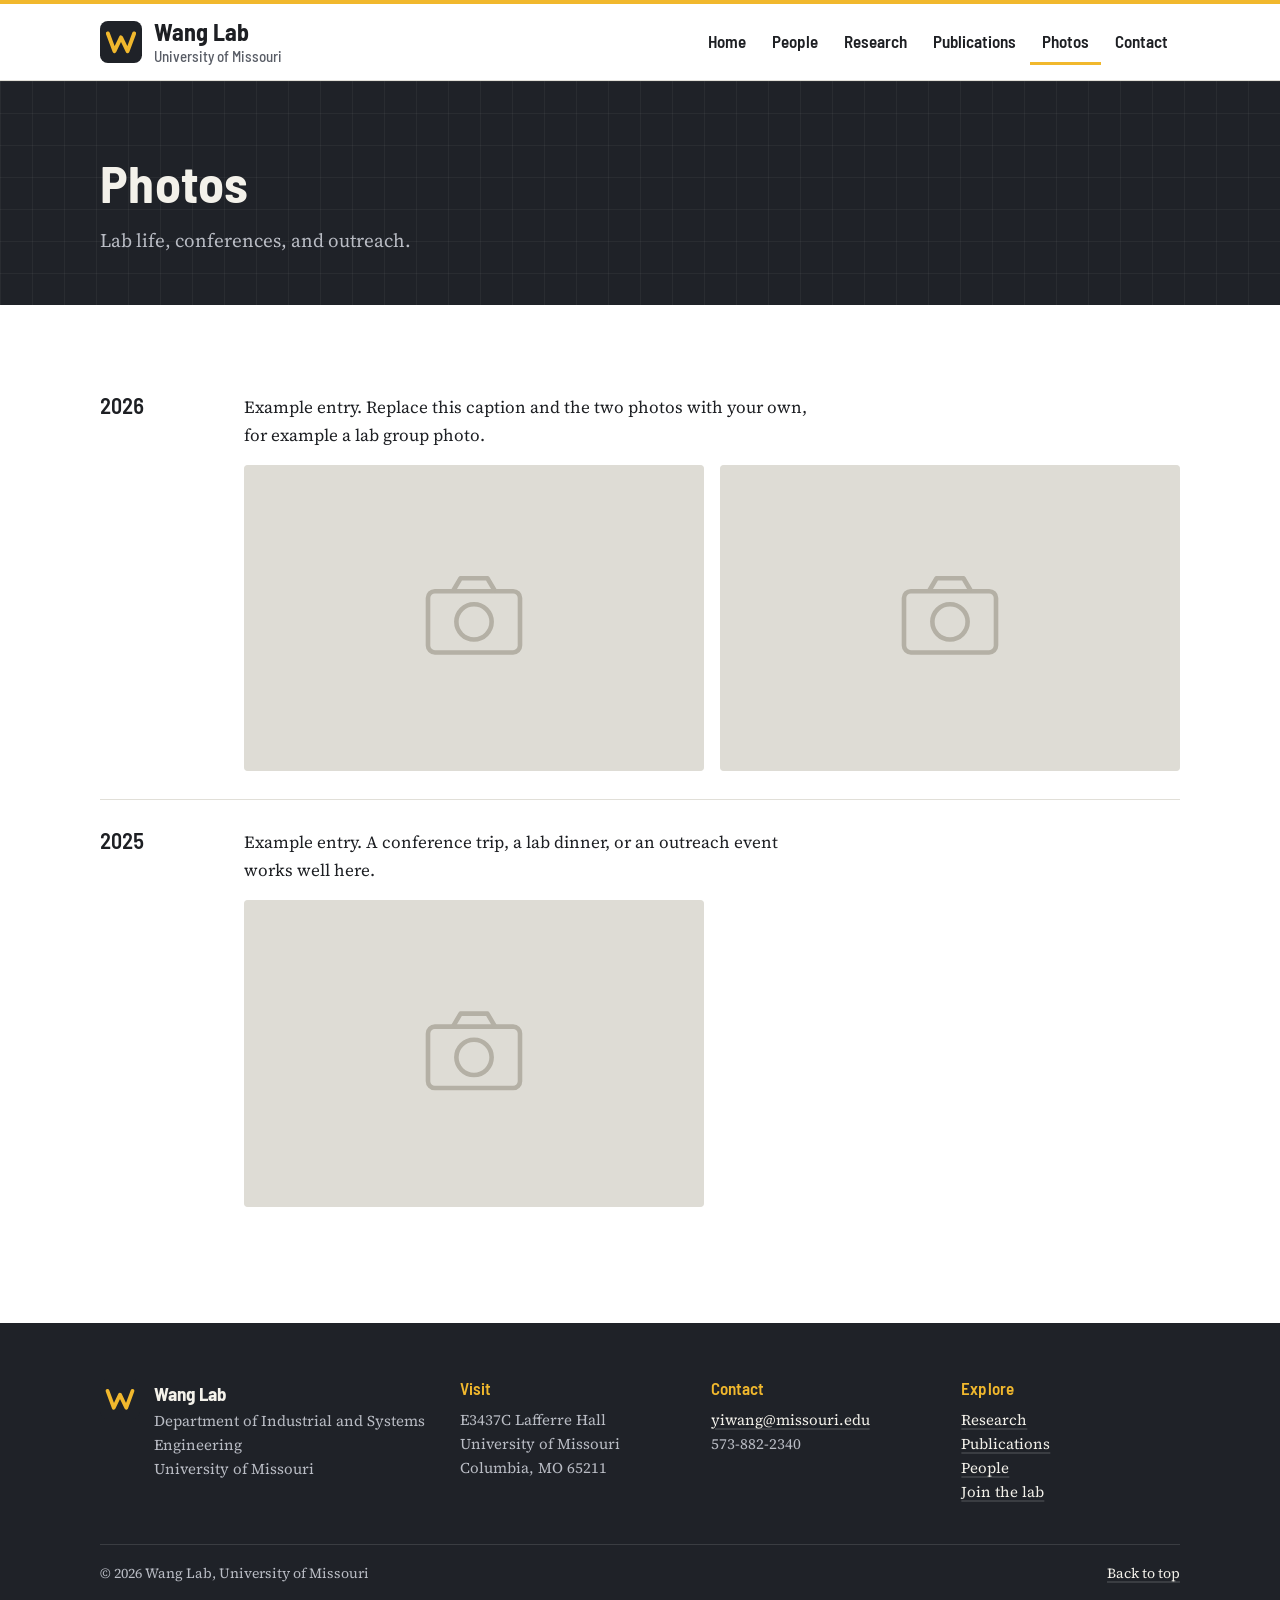
<file: photos.html>
<!doctype html>
<html lang="en">
<head>
<meta charset="utf-8">
<meta name="viewport" content="width=device-width, initial-scale=1, viewport-fit=cover">
<!-- ✏️ title = 浏览器标签和谷歌搜索结果里的标题；description = 谷歌搜索结果下面那行介绍 -->
<title>Photos | Wang Lab, University of Missouri</title>
<meta name="description" content="Photos from lab life, conferences, and outreach at the Wang Lab, University of Missouri.">
<meta property="og:type" content="website">
<meta property="og:site_name" content="Wang Lab, University of Missouri">
<meta property="og:title" content="Photos | Wang Lab, University of Missouri">
<meta property="og:description" content="Photos from lab life, conferences, and outreach at the Wang Lab, University of Missouri.">
<link rel="icon" href="images/logo-mark.svg" type="image/svg+xml">
<link rel="preconnect" href="https://fonts.googleapis.com">
<link rel="preconnect" href="https://fonts.gstatic.com" crossorigin>
<link rel="stylesheet" href="https://fonts.googleapis.com/css2?family=Barlow+Semi+Condensed:wght@500;600;700&amp;family=Source+Serif+4:ital,opsz,wght@0,8..60,400;0,8..60,600;1,8..60,400&amp;display=swap">
<link rel="stylesheet" href="css/style.css">
<script>document.documentElement.classList.add("js");</script>
</head>
<body>
<a class="skip-link" href="#main">Skip to content</a>

<!-- ============ 顶部导航（每个页面都有一份，一般不用改） ============ -->
<header class="site-header" id="top">
  <div class="container header-inner">
    <a class="brand" href="index.html">
      <img src="images/logo-mark.svg" alt="" width="42" height="42">
      <span><span class="brand-name">Wang Lab</span><span class="brand-sub">University of Missouri</span></span>
    </a>
    <button class="nav-toggle" type="button" aria-expanded="false" aria-controls="site-nav">
      <svg viewBox="0 0 24 24" aria-hidden="true"><path d="M3 6h18M3 12h18M3 18h18" fill="none" stroke="currentColor" stroke-width="2" stroke-linecap="round"/></svg>
      Menu
    </button>
    <nav class="site-nav" id="site-nav" aria-label="Main">
      <ul>
        <li><a href="index.html">Home</a></li>
        <li><a href="people.html">People</a></li>
        <li><a href="research.html">Research</a></li>
        <li><a href="publications.html">Publications</a></li>
        <li><a href="photos.html" aria-current="page">Photos</a></li>
        <li><a href="contact.html">Contact</a></li>
      </ul>
    </nav>
  </div>
</header>

<main id="main">
<section class="band">
  <div class="container page-head">
    <h1>Photos</h1>
    <p class="lead">Lab life, conferences, and outreach.</p>
  </div>
</section>

<!-- =====================================================================
     ✏️ 相册：每个活动是一整块 <article class="photo-entry"> …… </article>，最新的放最上面
     · 加活动：复制一整块，改日期（<h2>）、说明文字（<p>）和图片文件名
     · 照片先上传到 images/photos/ 文件夹（文件名用英文小写，例如 group-2026.jpg）
     · 一个活动放 1–3 张图都行：每张图是一行 <img src="……" alt="……">
     · 下面两条是示例，换成你们自己的照片和说明
     ===================================================================== -->
<section class="section">
  <div class="container">

    <article class="photo-entry">
      <h2>2026</h2>
      <div>
        <p>Example entry. Replace this caption and the two photos with your own, for example a lab group photo.</p>
        <div class="photo-row">
          <img src="images/photos/placeholder.svg" alt="Photo placeholder" width="1200" height="800" loading="lazy">
          <img src="images/photos/placeholder.svg" alt="Photo placeholder" width="1200" height="800" loading="lazy">
        </div>
      </div>
    </article>

    <article class="photo-entry">
      <h2>2025</h2>
      <div>
        <p>Example entry. A conference trip, a lab dinner, or an outreach event works well here.</p>
        <div class="photo-row">
          <img src="images/photos/placeholder.svg" alt="Photo placeholder" width="1200" height="800" loading="lazy">
        </div>
      </div>
    </article>

  </div>
</section>
</main>

<!-- ============ 页脚（每个页面都有一份，一般不用改） ============ -->
<footer class="site-footer">
  <div class="container footer-grid">
    <div class="footer-brand">
      <img src="images/logo-mark.svg" alt="" width="40" height="40">
      <p><strong>Wang Lab</strong><br>Department of Industrial and Systems Engineering<br>University of Missouri</p>
    </div>
    <div>
      <h2>Visit</h2>
      <p>E3437C Lafferre Hall<br>University of Missouri<br>Columbia, MO 65211</p>
    </div>
    <div>
      <h2>Contact</h2>
      <p><a href="mailto:yiwang@missouri.edu">yiwang@missouri.edu</a><br>573-882-2340</p>
    </div>
    <nav aria-label="Footer">
      <h2>Explore</h2>
      <ul>
        <li><a href="research.html">Research</a></li>
        <li><a href="publications.html">Publications</a></li>
        <li><a href="people.html">People</a></li>
        <li><a href="contact.html#join">Join the lab</a></li>
      </ul>
    </nav>
  </div>
  <div class="container footer-bottom">
    <span>© <span data-year>2026</span> Wang Lab, University of Missouri</span>
    <a href="#top">Back to top</a>
  </div>
</footer>
<script src="js/main.js"></script>
</body>
</html>
</file>
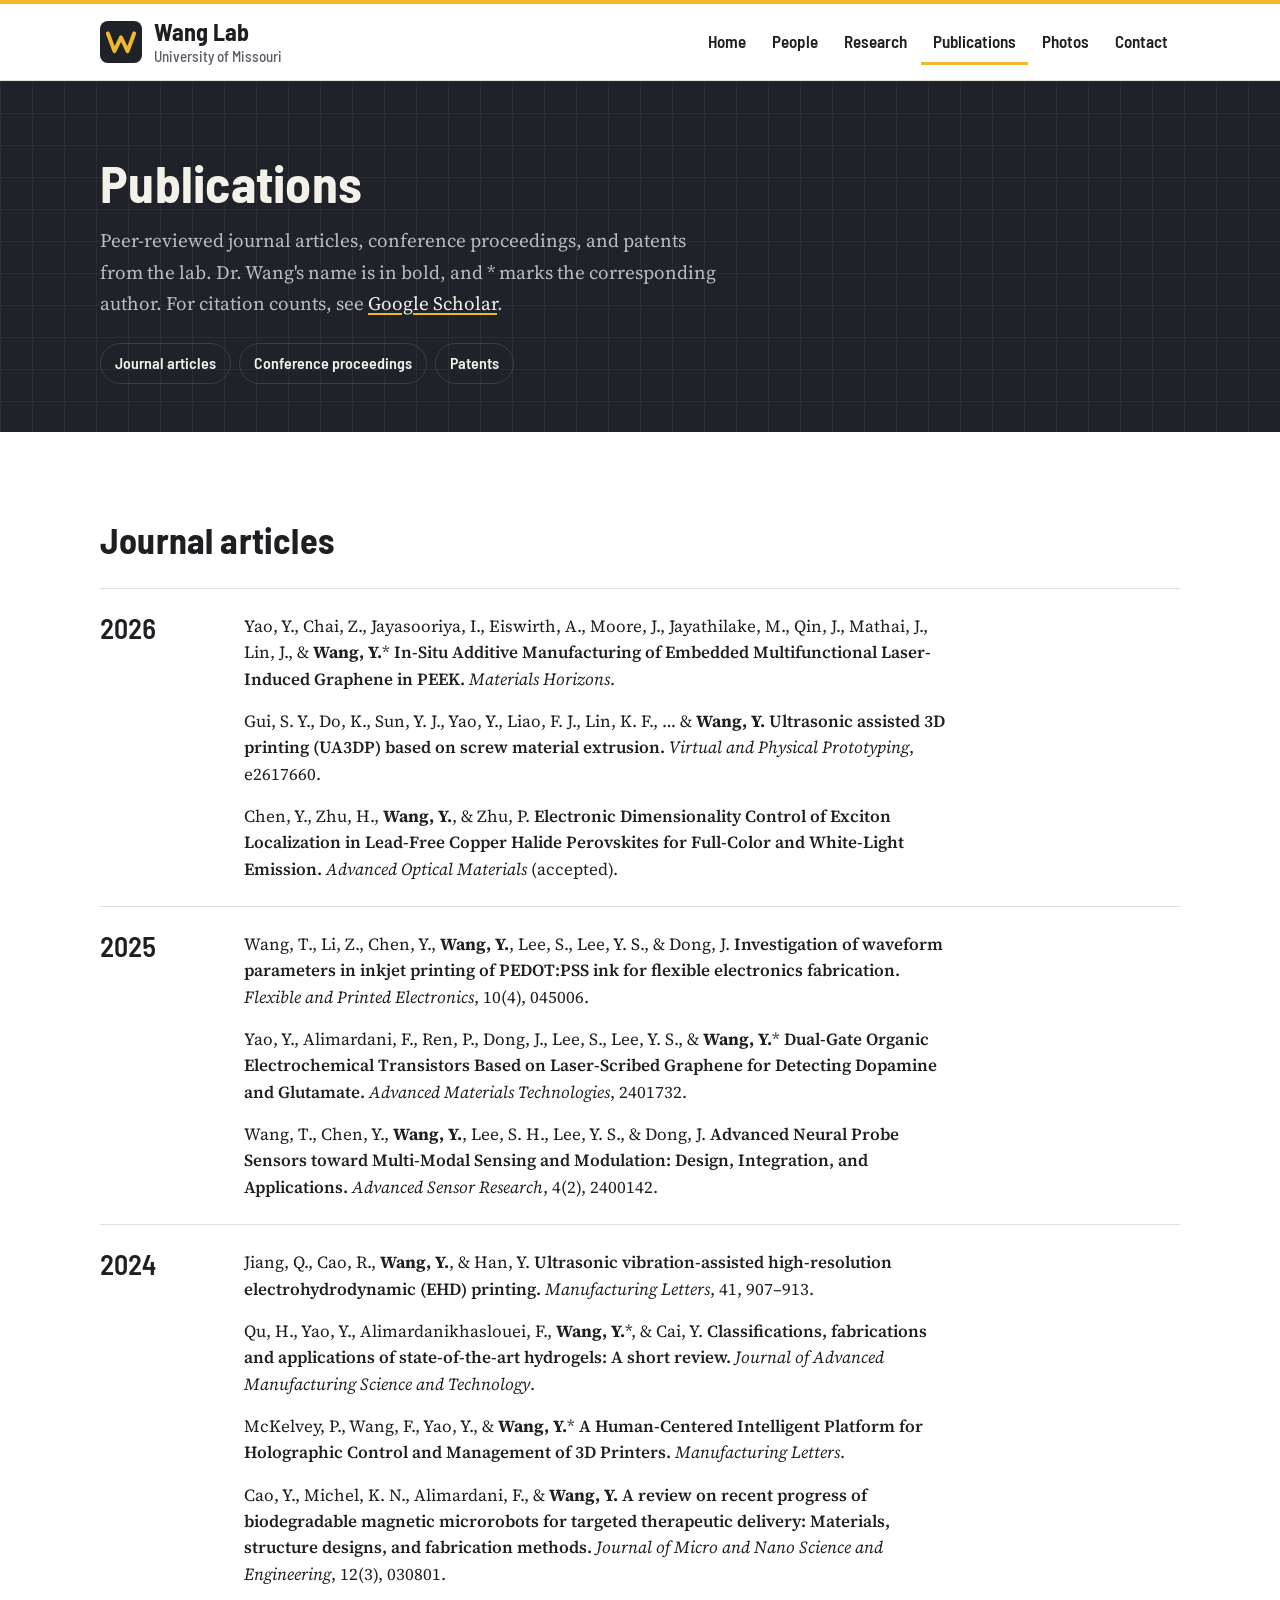
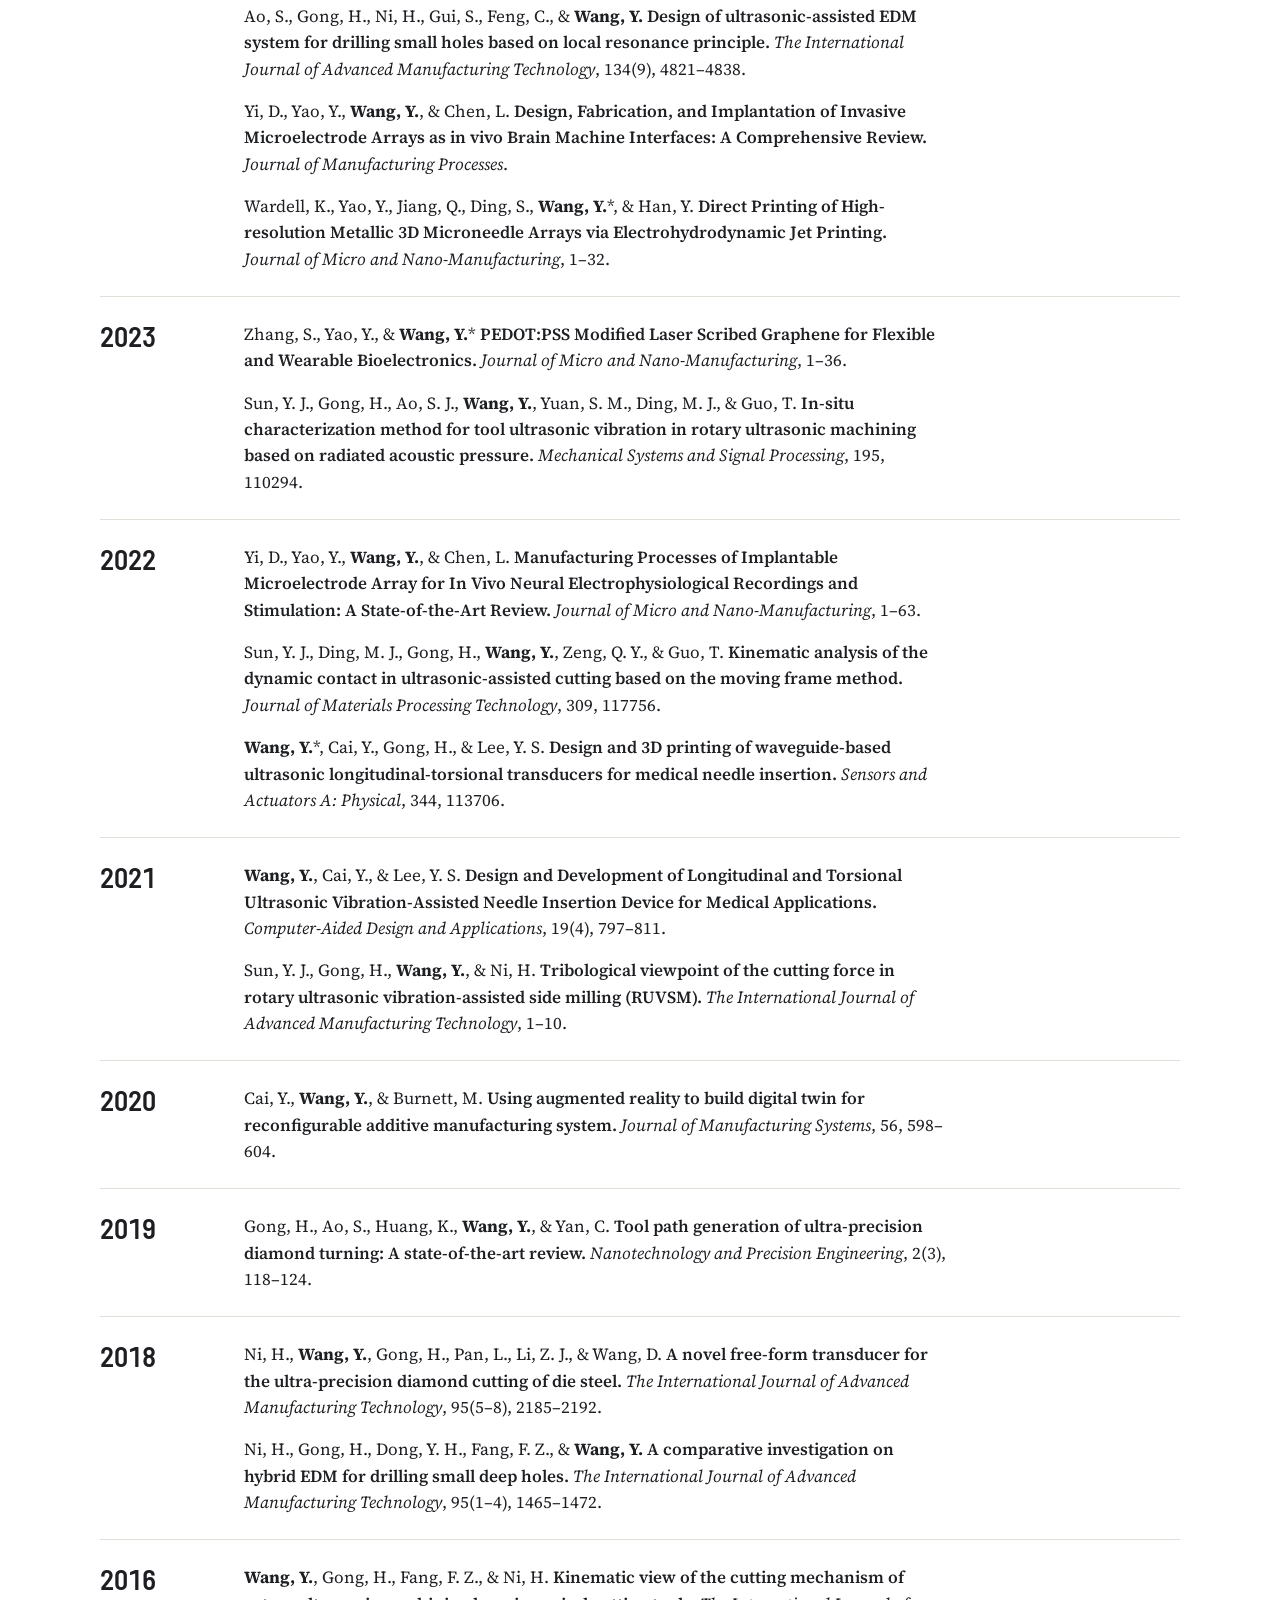
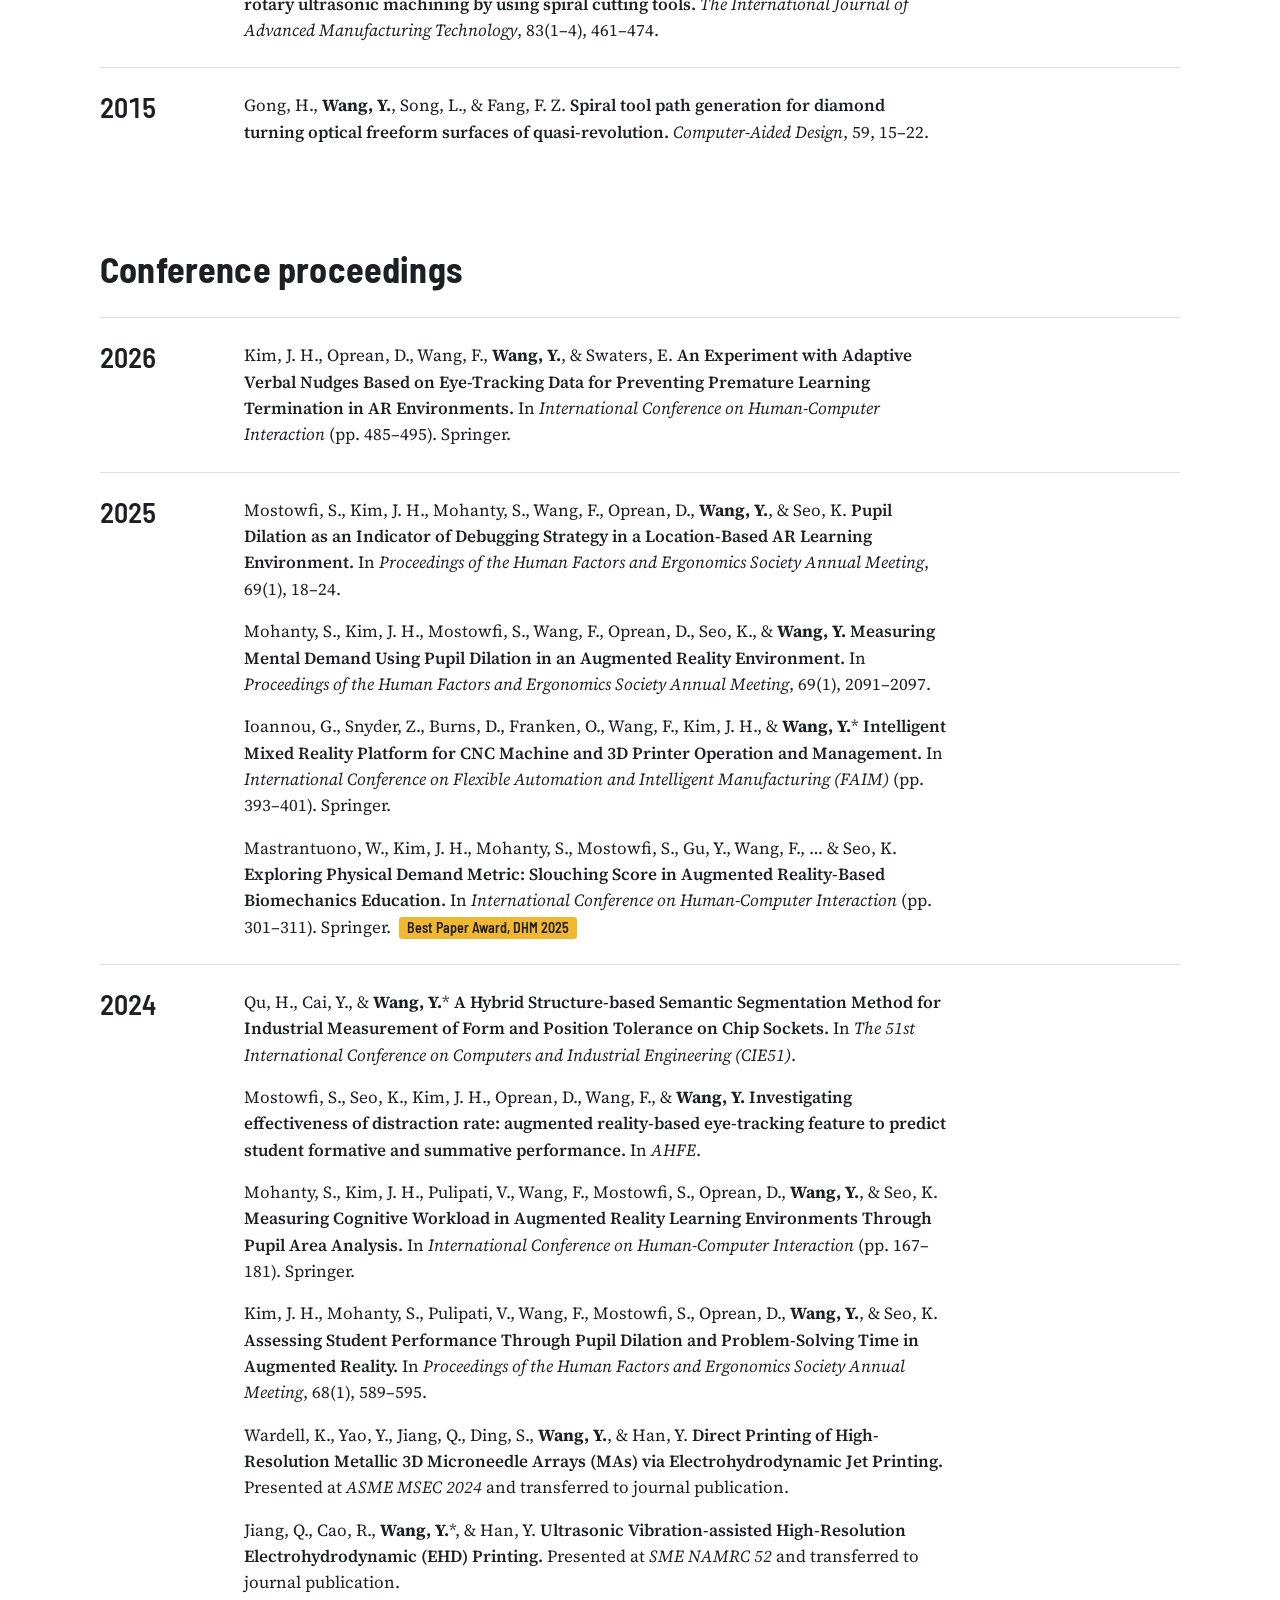
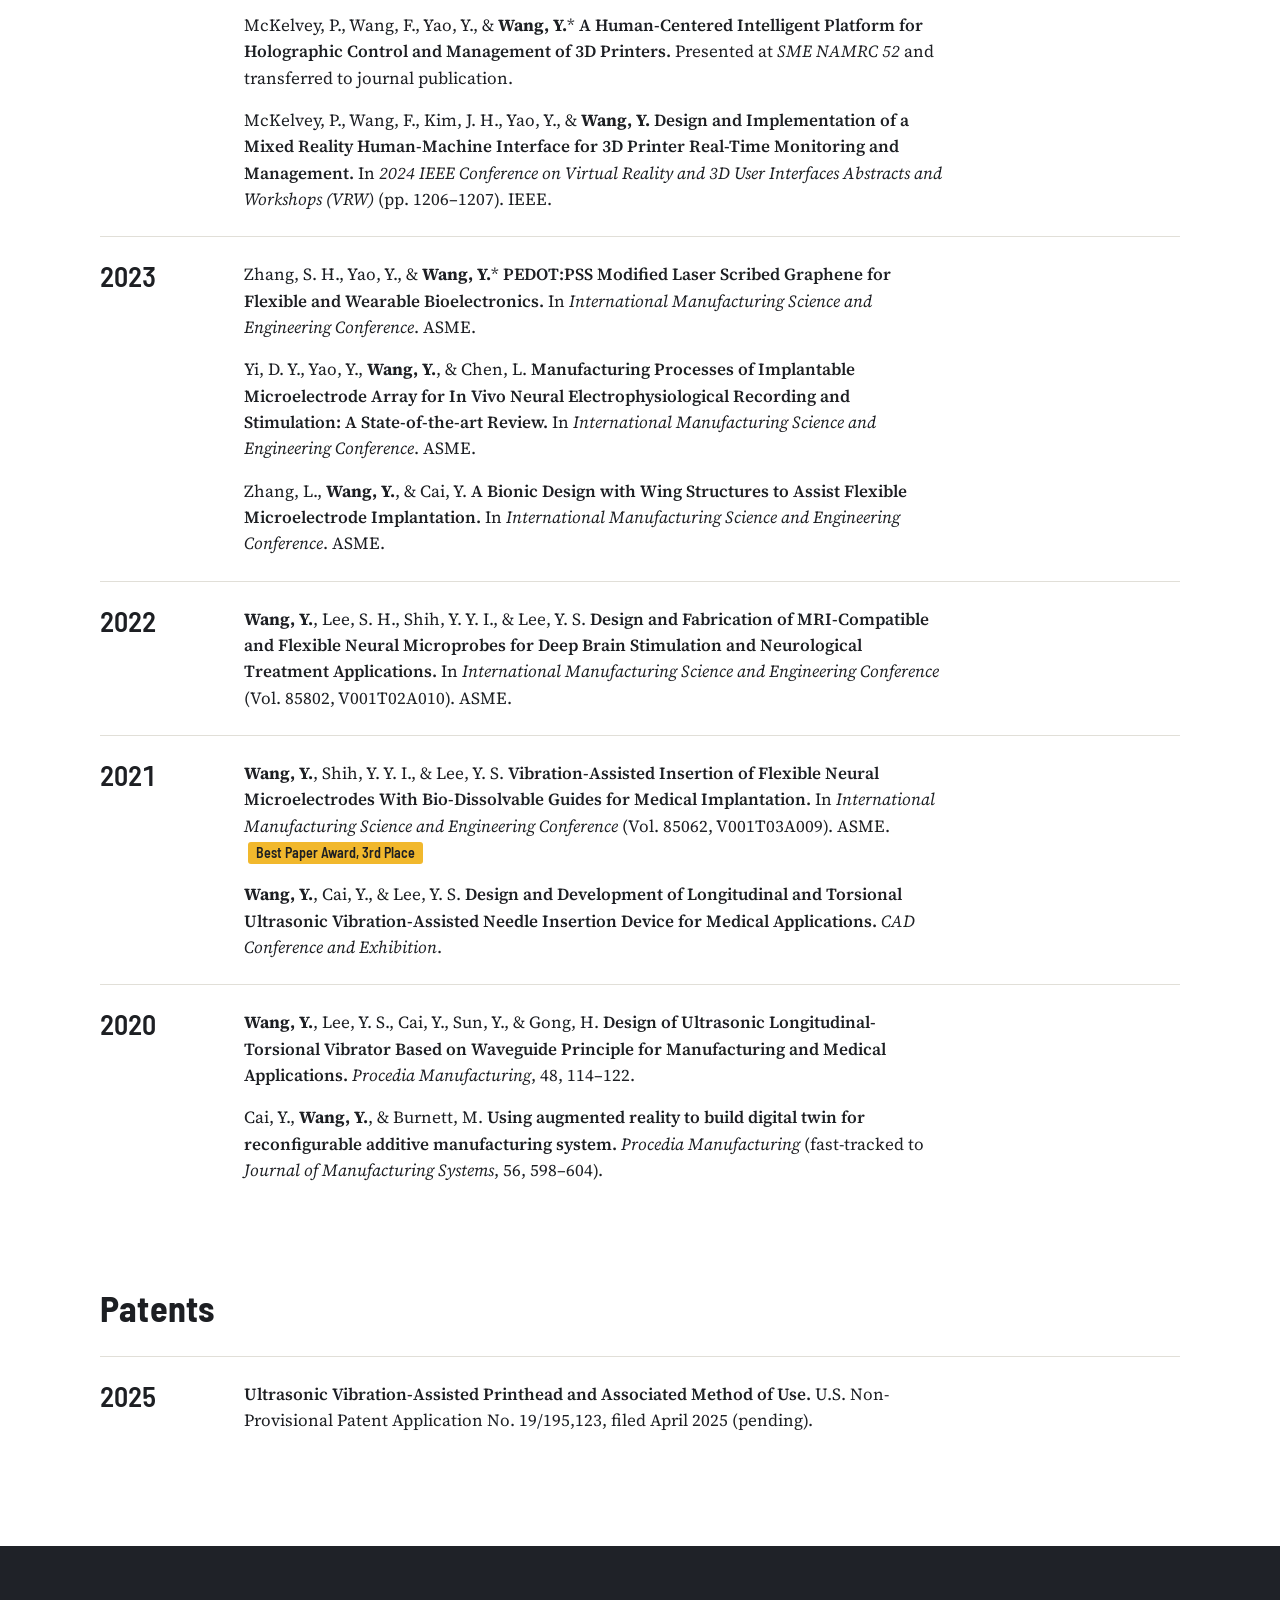
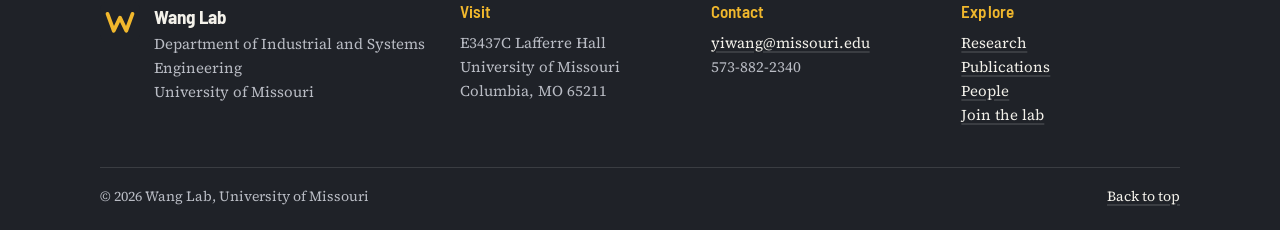
<file: publications.html>
<!doctype html>
<html lang="en">
<head>
<meta charset="utf-8">
<meta name="viewport" content="width=device-width, initial-scale=1, viewport-fit=cover">
<!-- ✏️ title = 浏览器标签和谷歌搜索结果里的标题；description = 谷歌搜索结果下面那行介绍 -->
<title>Publications | Wang Lab, University of Missouri</title>
<meta name="description" content="Journal articles, conference papers, and patents from Dr. Yi Wang and the Wang Lab at the University of Missouri.">
<meta property="og:type" content="website">
<meta property="og:site_name" content="Wang Lab, University of Missouri">
<meta property="og:title" content="Publications | Wang Lab, University of Missouri">
<meta property="og:description" content="Journal articles, conference papers, and patents from Dr. Yi Wang and the Wang Lab at the University of Missouri.">
<link rel="icon" href="images/logo-mark.svg" type="image/svg+xml">
<link rel="preconnect" href="https://fonts.googleapis.com">
<link rel="preconnect" href="https://fonts.gstatic.com" crossorigin>
<link rel="stylesheet" href="https://fonts.googleapis.com/css2?family=Barlow+Semi+Condensed:wght@500;600;700&amp;family=Source+Serif+4:ital,opsz,wght@0,8..60,400;0,8..60,600;1,8..60,400&amp;display=swap">
<link rel="stylesheet" href="css/style.css">
<script>document.documentElement.classList.add("js");</script>
</head>
<body>
<a class="skip-link" href="#main">Skip to content</a>

<!-- ============ 顶部导航（每个页面都有一份，一般不用改） ============ -->
<header class="site-header" id="top">
  <div class="container header-inner">
    <a class="brand" href="index.html">
      <img src="images/logo-mark.svg" alt="" width="42" height="42">
      <span><span class="brand-name">Wang Lab</span><span class="brand-sub">University of Missouri</span></span>
    </a>
    <button class="nav-toggle" type="button" aria-expanded="false" aria-controls="site-nav">
      <svg viewBox="0 0 24 24" aria-hidden="true"><path d="M3 6h18M3 12h18M3 18h18" fill="none" stroke="currentColor" stroke-width="2" stroke-linecap="round"/></svg>
      Menu
    </button>
    <nav class="site-nav" id="site-nav" aria-label="Main">
      <ul>
        <li><a href="index.html">Home</a></li>
        <li><a href="people.html">People</a></li>
        <li><a href="research.html">Research</a></li>
        <li><a href="publications.html" aria-current="page">Publications</a></li>
        <li><a href="photos.html">Photos</a></li>
        <li><a href="contact.html">Contact</a></li>
      </ul>
    </nav>
  </div>
</header>

<main id="main">
<section class="band">
  <div class="container page-head">
    <h1>Publications</h1>
    <p class="lead">Peer-reviewed journal articles, conference proceedings, and patents from the lab. Dr. Wang's name is in bold, and * marks the corresponding author. For citation counts, see <a href="https://scholar.google.com/citations?user=VTaAdZcAAAAJ&amp;hl=en">Google Scholar</a>.</p>
    <ul class="subnav">
      <li><a href="#journal">Journal articles</a></li>
      <li><a href="#conference">Conference proceedings</a></li>
      <li><a href="#patents">Patents</a></li>
    </ul>
  </div>
</section>

<!-- =====================================================================
     ✏️ 论文列表：按年份分组，最新的在上面
     · 加一篇：复制一行 <li>……</li>，粘贴到对应年份的最上面，再改内容
       格式：作者（<b>Wang, Y.</b> 加粗）. <span class="pub-title">题目.</span> <i>期刊名</i>, 卷(期), 页码.
     · 想让题目可以点击：<a href="https://doi.org/你的DOI">题目</a>
     · 新的一年：复制一整块 <div class="pub-year"> …… </div>，改年份，放到最上面
     ===================================================================== -->
<section class="section">
  <div class="container">

    <div class="pub-section" id="journal">
      <h2 class="section-title">Journal articles</h2>

      <div class="pub-year">
        <h3>2026</h3>
        <ul class="pub-list">
          <li>Yao, Y., Chai, Z., Jayasooriya, I., Eiswirth, A., Moore, J., Jayathilake, M., Qin, J., Mathai, J., Lin, J., &amp; <b>Wang, Y.</b>* <span class="pub-title">In-Situ Additive Manufacturing of Embedded Multifunctional Laser-Induced Graphene in PEEK.</span> <i>Materials Horizons</i>.</li>
          <li>Gui, S. Y., Do, K., Sun, Y. J., Yao, Y., Liao, F. J., Lin, K. F., … &amp; <b>Wang, Y.</b> <span class="pub-title">Ultrasonic assisted 3D printing (UA3DP) based on screw material extrusion.</span> <i>Virtual and Physical Prototyping</i>, e2617660.</li>
          <li>Chen, Y., Zhu, H., <b>Wang, Y.</b>, &amp; Zhu, P. <span class="pub-title">Electronic Dimensionality Control of Exciton Localization in Lead-Free Copper Halide Perovskites for Full-Color and White-Light Emission.</span> <i>Advanced Optical Materials</i> (accepted).</li>
        </ul>
      </div>

      <div class="pub-year">
        <h3>2025</h3>
        <ul class="pub-list">
          <li>Wang, T., Li, Z., Chen, Y., <b>Wang, Y.</b>, Lee, S., Lee, Y. S., &amp; Dong, J. <span class="pub-title">Investigation of waveform parameters in inkjet printing of PEDOT:PSS ink for flexible electronics fabrication.</span> <i>Flexible and Printed Electronics</i>, 10(4), 045006.</li>
          <li>Yao, Y., Alimardani, F., Ren, P., Dong, J., Lee, S., Lee, Y. S., &amp; <b>Wang, Y.</b>* <span class="pub-title">Dual-Gate Organic Electrochemical Transistors Based on Laser-Scribed Graphene for Detecting Dopamine and Glutamate.</span> <i>Advanced Materials Technologies</i>, 2401732.</li>
          <li>Wang, T., Chen, Y., <b>Wang, Y.</b>, Lee, S. H., Lee, Y. S., &amp; Dong, J. <span class="pub-title">Advanced Neural Probe Sensors toward Multi-Modal Sensing and Modulation: Design, Integration, and Applications.</span> <i>Advanced Sensor Research</i>, 4(2), 2400142.</li>
        </ul>
      </div>

      <div class="pub-year">
        <h3>2024</h3>
        <ul class="pub-list">
          <li>Jiang, Q., Cao, R., <b>Wang, Y.</b>, &amp; Han, Y. <span class="pub-title">Ultrasonic vibration-assisted high-resolution electrohydrodynamic (EHD) printing.</span> <i>Manufacturing Letters</i>, 41, 907–913.</li>
          <li>Qu, H., Yao, Y., Alimardanikhaslouei, F., <b>Wang, Y.</b>*, &amp; Cai, Y. <span class="pub-title">Classifications, fabrications and applications of state-of-the-art hydrogels: A short review.</span> <i>Journal of Advanced Manufacturing Science and Technology</i>.</li>
          <li>McKelvey, P., Wang, F., Yao, Y., &amp; <b>Wang, Y.</b>* <span class="pub-title">A Human-Centered Intelligent Platform for Holographic Control and Management of 3D Printers.</span> <i>Manufacturing Letters</i>.</li>
          <li>Cao, Y., Michel, K. N., Alimardani, F., &amp; <b>Wang, Y.</b> <span class="pub-title">A review on recent progress of biodegradable magnetic microrobots for targeted therapeutic delivery: Materials, structure designs, and fabrication methods.</span> <i>Journal of Micro and Nano Science and Engineering</i>, 12(3), 030801.</li>
          <li>Ao, S., Gong, H., Ni, H., Gui, S., Feng, C., &amp; <b>Wang, Y.</b> <span class="pub-title">Design of ultrasonic-assisted EDM system for drilling small holes based on local resonance principle.</span> <i>The International Journal of Advanced Manufacturing Technology</i>, 134(9), 4821–4838.</li>
          <li>Yi, D., Yao, Y., <b>Wang, Y.</b>, &amp; Chen, L. <span class="pub-title">Design, Fabrication, and Implantation of Invasive Microelectrode Arrays as in vivo Brain Machine Interfaces: A Comprehensive Review.</span> <i>Journal of Manufacturing Processes</i>.</li>
          <li>Wardell, K., Yao, Y., Jiang, Q., Ding, S., <b>Wang, Y.</b>*, &amp; Han, Y. <span class="pub-title">Direct Printing of High-resolution Metallic 3D Microneedle Arrays via Electrohydrodynamic Jet Printing.</span> <i>Journal of Micro and Nano-Manufacturing</i>, 1–32.</li>
        </ul>
      </div>

      <div class="pub-year">
        <h3>2023</h3>
        <ul class="pub-list">
          <li>Zhang, S., Yao, Y., &amp; <b>Wang, Y.</b>* <span class="pub-title">PEDOT:PSS Modified Laser Scribed Graphene for Flexible and Wearable Bioelectronics.</span> <i>Journal of Micro and Nano-Manufacturing</i>, 1–36.</li>
          <li>Sun, Y. J., Gong, H., Ao, S. J., <b>Wang, Y.</b>, Yuan, S. M., Ding, M. J., &amp; Guo, T. <span class="pub-title">In-situ characterization method for tool ultrasonic vibration in rotary ultrasonic machining based on radiated acoustic pressure.</span> <i>Mechanical Systems and Signal Processing</i>, 195, 110294.</li>
        </ul>
      </div>

      <div class="pub-year">
        <h3>2022</h3>
        <ul class="pub-list">
          <li>Yi, D., Yao, Y., <b>Wang, Y.</b>, &amp; Chen, L. <span class="pub-title">Manufacturing Processes of Implantable Microelectrode Array for In Vivo Neural Electrophysiological Recordings and Stimulation: A State-of-the-Art Review.</span> <i>Journal of Micro and Nano-Manufacturing</i>, 1–63.</li>
          <li>Sun, Y. J., Ding, M. J., Gong, H., <b>Wang, Y.</b>, Zeng, Q. Y., &amp; Guo, T. <span class="pub-title">Kinematic analysis of the dynamic contact in ultrasonic-assisted cutting based on the moving frame method.</span> <i>Journal of Materials Processing Technology</i>, 309, 117756.</li>
          <li><b>Wang, Y.</b>*, Cai, Y., Gong, H., &amp; Lee, Y. S. <span class="pub-title">Design and 3D printing of waveguide-based ultrasonic longitudinal-torsional transducers for medical needle insertion.</span> <i>Sensors and Actuators A: Physical</i>, 344, 113706.</li>
        </ul>
      </div>

      <div class="pub-year">
        <h3>2021</h3>
        <ul class="pub-list">
          <li><b>Wang, Y.</b>, Cai, Y., &amp; Lee, Y. S. <span class="pub-title">Design and Development of Longitudinal and Torsional Ultrasonic Vibration-Assisted Needle Insertion Device for Medical Applications.</span> <i>Computer-Aided Design and Applications</i>, 19(4), 797–811.</li>
          <li>Sun, Y. J., Gong, H., <b>Wang, Y.</b>, &amp; Ni, H. <span class="pub-title">Tribological viewpoint of the cutting force in rotary ultrasonic vibration-assisted side milling (RUVSM).</span> <i>The International Journal of Advanced Manufacturing Technology</i>, 1–10.</li>
        </ul>
      </div>

      <div class="pub-year">
        <h3>2020</h3>
        <ul class="pub-list">
          <li>Cai, Y., <b>Wang, Y.</b>, &amp; Burnett, M. <span class="pub-title">Using augmented reality to build digital twin for reconfigurable additive manufacturing system.</span> <i>Journal of Manufacturing Systems</i>, 56, 598–604.</li>
        </ul>
      </div>

      <div class="pub-year">
        <h3>2019</h3>
        <ul class="pub-list">
          <li>Gong, H., Ao, S., Huang, K., <b>Wang, Y.</b>, &amp; Yan, C. <span class="pub-title">Tool path generation of ultra-precision diamond turning: A state-of-the-art review.</span> <i>Nanotechnology and Precision Engineering</i>, 2(3), 118–124.</li>
        </ul>
      </div>

      <div class="pub-year">
        <h3>2018</h3>
        <ul class="pub-list">
          <li>Ni, H., <b>Wang, Y.</b>, Gong, H., Pan, L., Li, Z. J., &amp; Wang, D. <span class="pub-title">A novel free-form transducer for the ultra-precision diamond cutting of die steel.</span> <i>The International Journal of Advanced Manufacturing Technology</i>, 95(5–8), 2185–2192.</li>
          <li>Ni, H., Gong, H., Dong, Y. H., Fang, F. Z., &amp; <b>Wang, Y.</b> <span class="pub-title">A comparative investigation on hybrid EDM for drilling small deep holes.</span> <i>The International Journal of Advanced Manufacturing Technology</i>, 95(1–4), 1465–1472.</li>
        </ul>
      </div>

      <div class="pub-year">
        <h3>2016</h3>
        <ul class="pub-list">
          <li><b>Wang, Y.</b>, Gong, H., Fang, F. Z., &amp; Ni, H. <span class="pub-title">Kinematic view of the cutting mechanism of rotary ultrasonic machining by using spiral cutting tools.</span> <i>The International Journal of Advanced Manufacturing Technology</i>, 83(1–4), 461–474.</li>
        </ul>
      </div>

      <div class="pub-year">
        <h3>2015</h3>
        <ul class="pub-list">
          <li>Gong, H., <b>Wang, Y.</b>, Song, L., &amp; Fang, F. Z. <span class="pub-title">Spiral tool path generation for diamond turning optical freeform surfaces of quasi-revolution.</span> <i>Computer-Aided Design</i>, 59, 15–22.</li>
        </ul>
      </div>
    </div>

    <div class="pub-section" id="conference">
      <h2 class="section-title">Conference proceedings</h2>

      <div class="pub-year">
        <h3>2026</h3>
        <ul class="pub-list">
          <li>Kim, J. H., Oprean, D., Wang, F., <b>Wang, Y.</b>, &amp; Swaters, E. <span class="pub-title">An Experiment with Adaptive Verbal Nudges Based on Eye-Tracking Data for Preventing Premature Learning Termination in AR Environments.</span> In <i>International Conference on Human-Computer Interaction</i> (pp. 485–495). Springer.</li>
        </ul>
      </div>

      <div class="pub-year">
        <h3>2025</h3>
        <ul class="pub-list">
          <li>Mostowfi, S., Kim, J. H., Mohanty, S., Wang, F., Oprean, D., <b>Wang, Y.</b>, &amp; Seo, K. <span class="pub-title">Pupil Dilation as an Indicator of Debugging Strategy in a Location-Based AR Learning Environment.</span> In <i>Proceedings of the Human Factors and Ergonomics Society Annual Meeting</i>, 69(1), 18–24.</li>
          <li>Mohanty, S., Kim, J. H., Mostowfi, S., Wang, F., Oprean, D., Seo, K., &amp; <b>Wang, Y.</b> <span class="pub-title">Measuring Mental Demand Using Pupil Dilation in an Augmented Reality Environment.</span> In <i>Proceedings of the Human Factors and Ergonomics Society Annual Meeting</i>, 69(1), 2091–2097.</li>
          <li>Ioannou, G., Snyder, Z., Burns, D., Franken, O., Wang, F., Kim, J. H., &amp; <b>Wang, Y.</b>* <span class="pub-title">Intelligent Mixed Reality Platform for CNC Machine and 3D Printer Operation and Management.</span> In <i>International Conference on Flexible Automation and Intelligent Manufacturing (FAIM)</i> (pp. 393–401). Springer.</li>
          <li>Mastrantuono, W., Kim, J. H., Mohanty, S., Mostowfi, S., Gu, Y., Wang, F., … &amp; Seo, K. <span class="pub-title">Exploring Physical Demand Metric: Slouching Score in Augmented Reality-Based Biomechanics Education.</span> In <i>International Conference on Human-Computer Interaction</i> (pp. 301–311). Springer. <span class="pub-award">Best Paper Award, DHM 2025</span></li>
        </ul>
      </div>

      <div class="pub-year">
        <h3>2024</h3>
        <ul class="pub-list">
          <li>Qu, H., Cai, Y., &amp; <b>Wang, Y.</b>* <span class="pub-title">A Hybrid Structure-based Semantic Segmentation Method for Industrial Measurement of Form and Position Tolerance on Chip Sockets.</span> In <i>The 51st International Conference on Computers and Industrial Engineering (CIE51)</i>.</li>
          <li>Mostowfi, S., Seo, K., Kim, J. H., Oprean, D., Wang, F., &amp; <b>Wang, Y.</b> <span class="pub-title">Investigating effectiveness of distraction rate: augmented reality-based eye-tracking feature to predict student formative and summative performance.</span> In <i>AHFE</i>.</li>
          <li>Mohanty, S., Kim, J. H., Pulipati, V., Wang, F., Mostowfi, S., Oprean, D., <b>Wang, Y.</b>, &amp; Seo, K. <span class="pub-title">Measuring Cognitive Workload in Augmented Reality Learning Environments Through Pupil Area Analysis.</span> In <i>International Conference on Human-Computer Interaction</i> (pp. 167–181). Springer.</li>
          <li>Kim, J. H., Mohanty, S., Pulipati, V., Wang, F., Mostowfi, S., Oprean, D., <b>Wang, Y.</b>, &amp; Seo, K. <span class="pub-title">Assessing Student Performance Through Pupil Dilation and Problem-Solving Time in Augmented Reality.</span> In <i>Proceedings of the Human Factors and Ergonomics Society Annual Meeting</i>, 68(1), 589–595.</li>
          <li>Wardell, K., Yao, Y., Jiang, Q., Ding, S., <b>Wang, Y.</b>, &amp; Han, Y. <span class="pub-title">Direct Printing of High-Resolution Metallic 3D Microneedle Arrays (MAs) via Electrohydrodynamic Jet Printing.</span> Presented at <i>ASME MSEC 2024</i> and transferred to journal publication.</li>
          <li>Jiang, Q., Cao, R., <b>Wang, Y.</b>*, &amp; Han, Y. <span class="pub-title">Ultrasonic Vibration-assisted High-Resolution Electrohydrodynamic (EHD) Printing.</span> Presented at <i>SME NAMRC 52</i> and transferred to journal publication.</li>
          <li>McKelvey, P., Wang, F., Yao, Y., &amp; <b>Wang, Y.</b>* <span class="pub-title">A Human-Centered Intelligent Platform for Holographic Control and Management of 3D Printers.</span> Presented at <i>SME NAMRC 52</i> and transferred to journal publication.</li>
          <li>McKelvey, P., Wang, F., Kim, J. H., Yao, Y., &amp; <b>Wang, Y.</b> <span class="pub-title">Design and Implementation of a Mixed Reality Human-Machine Interface for 3D Printer Real-Time Monitoring and Management.</span> In <i>2024 IEEE Conference on Virtual Reality and 3D User Interfaces Abstracts and Workshops (VRW)</i> (pp. 1206–1207). IEEE.</li>
        </ul>
      </div>

      <div class="pub-year">
        <h3>2023</h3>
        <ul class="pub-list">
          <li>Zhang, S. H., Yao, Y., &amp; <b>Wang, Y.</b>* <span class="pub-title">PEDOT:PSS Modified Laser Scribed Graphene for Flexible and Wearable Bioelectronics.</span> In <i>International Manufacturing Science and Engineering Conference</i>. ASME.</li>
          <li>Yi, D. Y., Yao, Y., <b>Wang, Y.</b>, &amp; Chen, L. <span class="pub-title">Manufacturing Processes of Implantable Microelectrode Array for In Vivo Neural Electrophysiological Recording and Stimulation: A State-of-the-art Review.</span> In <i>International Manufacturing Science and Engineering Conference</i>. ASME.</li>
          <li>Zhang, L., <b>Wang, Y.</b>, &amp; Cai, Y. <span class="pub-title">A Bionic Design with Wing Structures to Assist Flexible Microelectrode Implantation.</span> In <i>International Manufacturing Science and Engineering Conference</i>. ASME.</li>
        </ul>
      </div>

      <div class="pub-year">
        <h3>2022</h3>
        <ul class="pub-list">
          <li><b>Wang, Y.</b>, Lee, S. H., Shih, Y. Y. I., &amp; Lee, Y. S. <span class="pub-title">Design and Fabrication of MRI-Compatible and Flexible Neural Microprobes for Deep Brain Stimulation and Neurological Treatment Applications.</span> In <i>International Manufacturing Science and Engineering Conference</i> (Vol. 85802, V001T02A010). ASME.</li>
        </ul>
      </div>

      <div class="pub-year">
        <h3>2021</h3>
        <ul class="pub-list">
          <li><b>Wang, Y.</b>, Shih, Y. Y. I., &amp; Lee, Y. S. <span class="pub-title">Vibration-Assisted Insertion of Flexible Neural Microelectrodes With Bio-Dissolvable Guides for Medical Implantation.</span> In <i>International Manufacturing Science and Engineering Conference</i> (Vol. 85062, V001T03A009). ASME. <span class="pub-award">Best Paper Award, 3rd Place</span></li>
          <li><b>Wang, Y.</b>, Cai, Y., &amp; Lee, Y. S. <span class="pub-title">Design and Development of Longitudinal and Torsional Ultrasonic Vibration-Assisted Needle Insertion Device for Medical Applications.</span> <i>CAD Conference and Exhibition</i>.</li>
        </ul>
      </div>

      <div class="pub-year">
        <h3>2020</h3>
        <ul class="pub-list">
          <li><b>Wang, Y.</b>, Lee, Y. S., Cai, Y., Sun, Y., &amp; Gong, H. <span class="pub-title">Design of Ultrasonic Longitudinal-Torsional Vibrator Based on Waveguide Principle for Manufacturing and Medical Applications.</span> <i>Procedia Manufacturing</i>, 48, 114–122.</li>
          <li>Cai, Y., <b>Wang, Y.</b>, &amp; Burnett, M. <span class="pub-title">Using augmented reality to build digital twin for reconfigurable additive manufacturing system.</span> <i>Procedia Manufacturing</i> (fast-tracked to <i>Journal of Manufacturing Systems</i>, 56, 598–604).</li>
        </ul>
      </div>
    </div>

    <div class="pub-section" id="patents">
      <h2 class="section-title">Patents</h2>
      <div class="pub-year">
        <h3>2025</h3>
        <ul class="pub-list">
          <li><span class="pub-title">Ultrasonic Vibration-Assisted Printhead and Associated Method of Use.</span> U.S. Non-Provisional Patent Application No. 19/195,123, filed April 2025 (pending).</li>
        </ul>
      </div>
    </div>

  </div>
</section>
</main>

<!-- ============ 页脚（每个页面都有一份，一般不用改） ============ -->
<footer class="site-footer">
  <div class="container footer-grid">
    <div class="footer-brand">
      <img src="images/logo-mark.svg" alt="" width="40" height="40">
      <p><strong>Wang Lab</strong><br>Department of Industrial and Systems Engineering<br>University of Missouri</p>
    </div>
    <div>
      <h2>Visit</h2>
      <p>E3437C Lafferre Hall<br>University of Missouri<br>Columbia, MO 65211</p>
    </div>
    <div>
      <h2>Contact</h2>
      <p><a href="mailto:yiwang@missouri.edu">yiwang@missouri.edu</a><br>573-882-2340</p>
    </div>
    <nav aria-label="Footer">
      <h2>Explore</h2>
      <ul>
        <li><a href="research.html">Research</a></li>
        <li><a href="publications.html">Publications</a></li>
        <li><a href="people.html">People</a></li>
        <li><a href="contact.html#join">Join the lab</a></li>
      </ul>
    </nav>
  </div>
  <div class="container footer-bottom">
    <span>© <span data-year>2026</span> Wang Lab, University of Missouri</span>
    <a href="#top">Back to top</a>
  </div>
</footer>
<script src="js/main.js"></script>
</body>
</html>
</file>
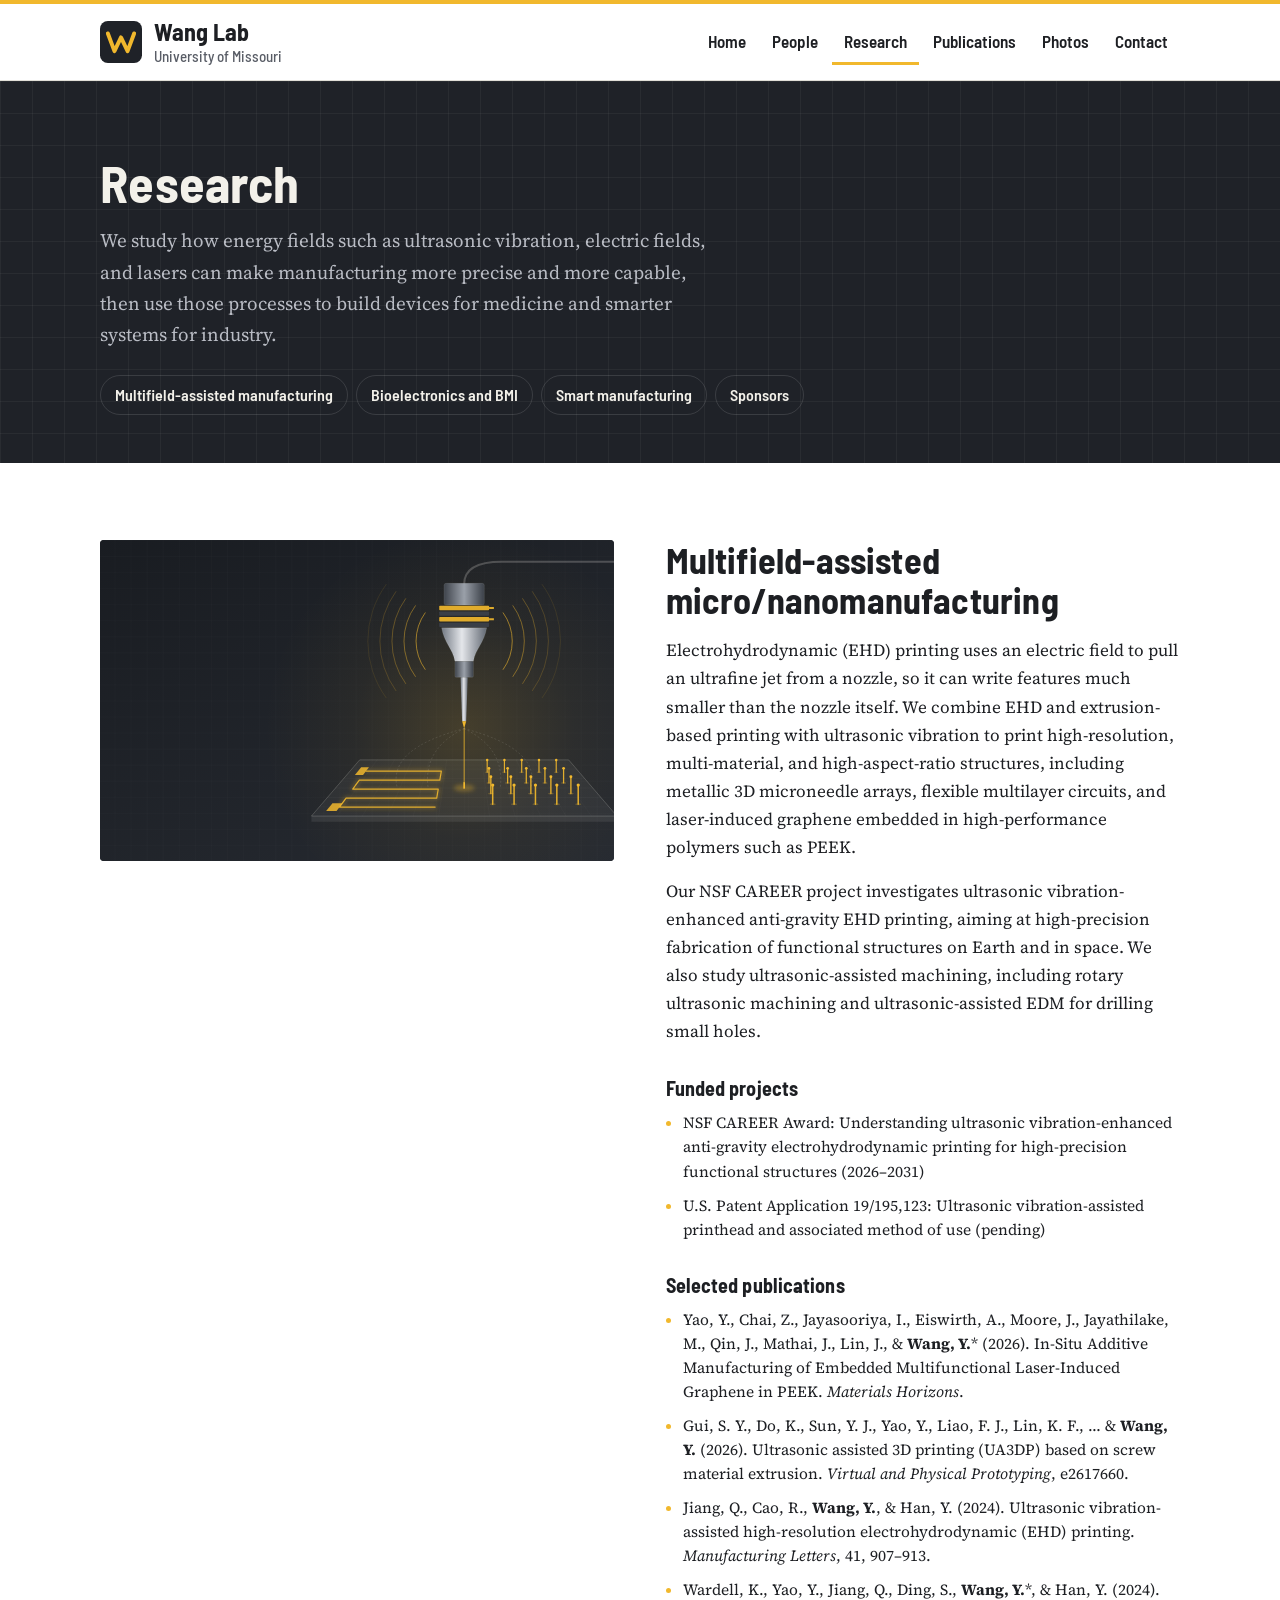
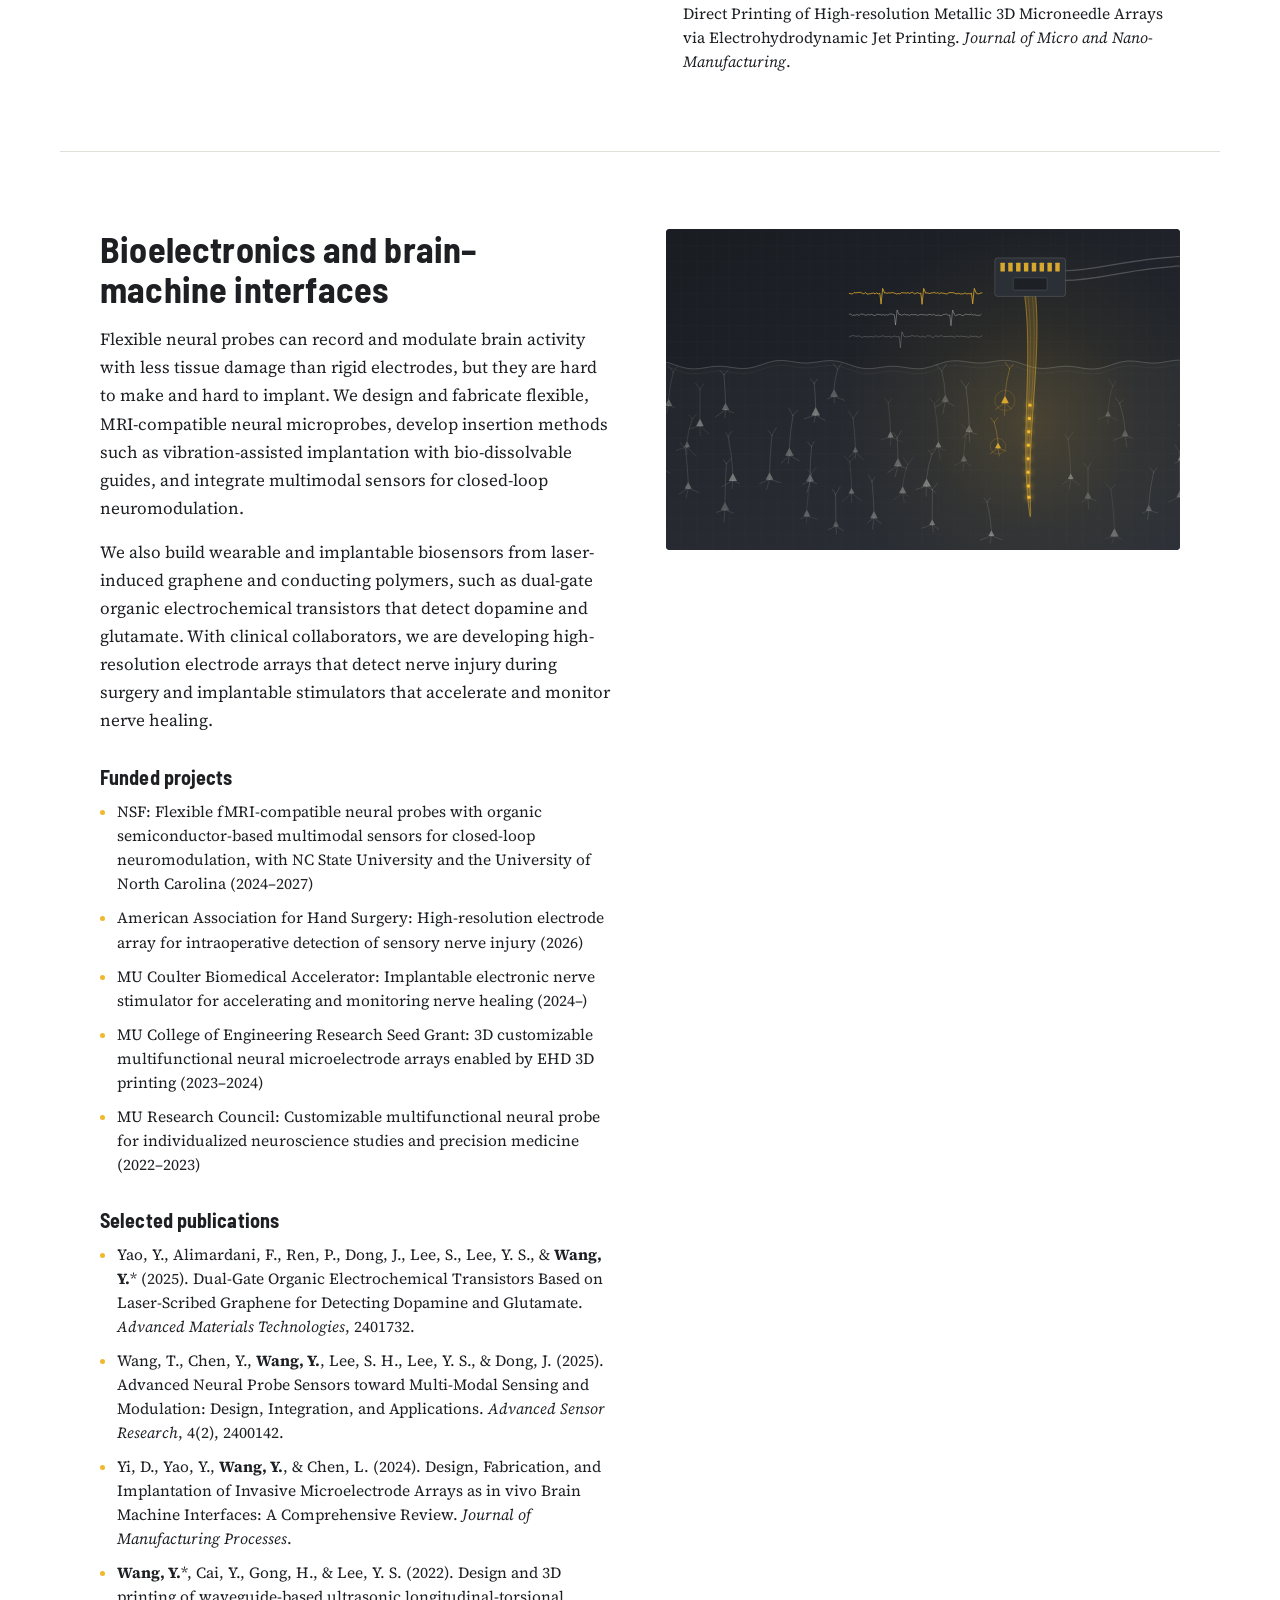
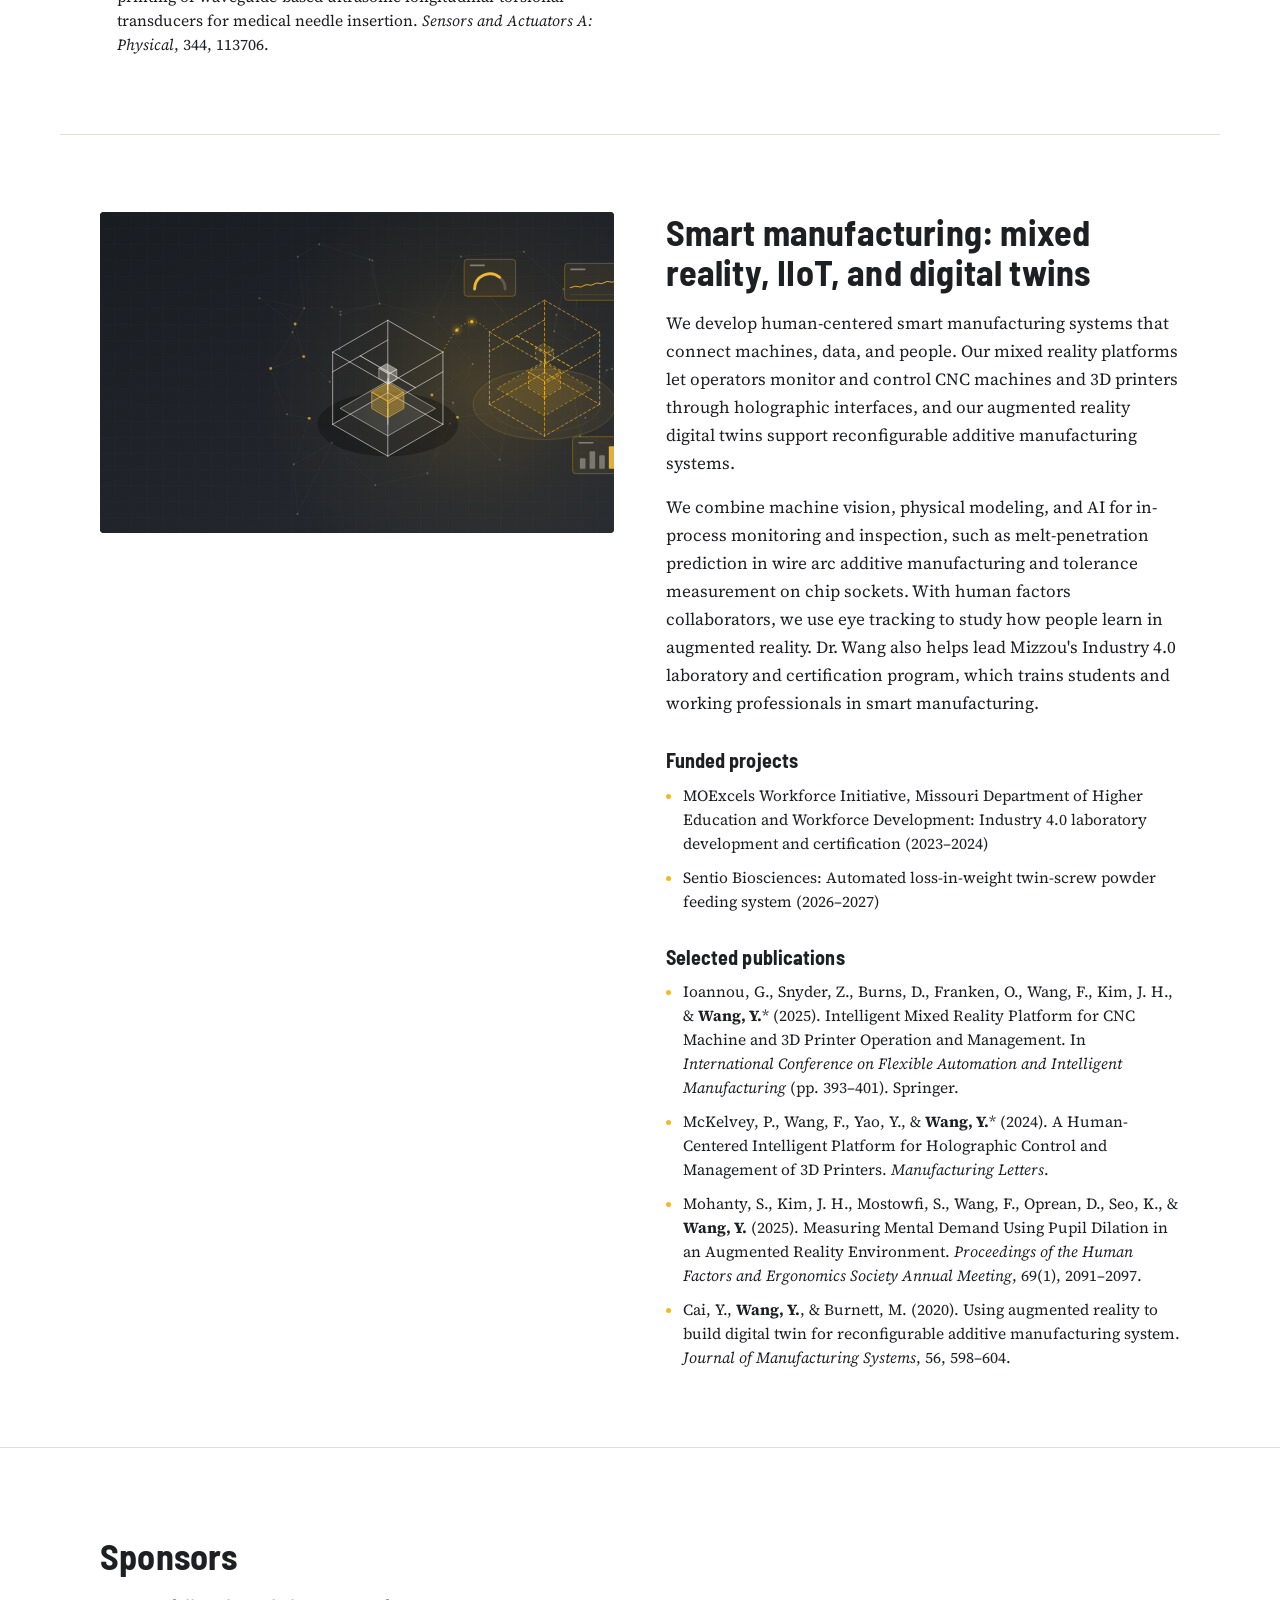
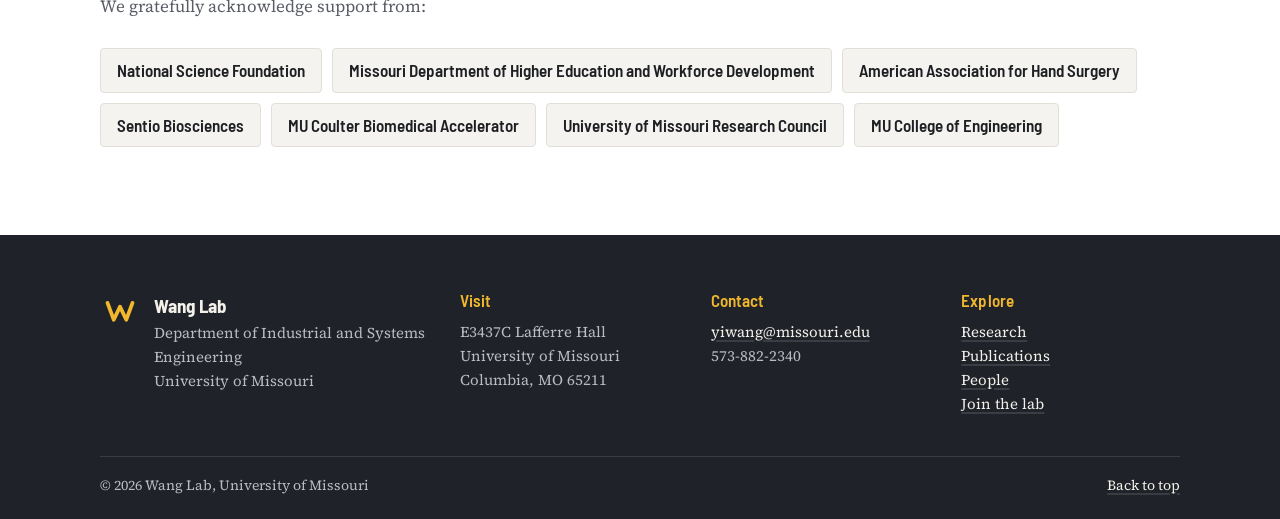
<file: research.html>
<!doctype html>
<html lang="en">
<head>
<meta charset="utf-8">
<meta name="viewport" content="width=device-width, initial-scale=1, viewport-fit=cover">
<!-- ✏️ title = 浏览器标签和谷歌搜索结果里的标题；description = 谷歌搜索结果下面那行介绍 -->
<title>Research | Wang Lab, University of Missouri</title>
<meta name="description" content="Research in the Wang Lab: ultrasonic- and EHD-assisted 3D printing, flexible neural probes and biosensors, and smart manufacturing with mixed reality, IIoT, and digital twins.">
<meta property="og:type" content="website">
<meta property="og:site_name" content="Wang Lab, University of Missouri">
<meta property="og:title" content="Research | Wang Lab, University of Missouri">
<meta property="og:description" content="Research in the Wang Lab: ultrasonic- and EHD-assisted 3D printing, flexible neural probes and biosensors, and smart manufacturing with mixed reality, IIoT, and digital twins.">
<link rel="icon" href="images/logo-mark.svg" type="image/svg+xml">
<link rel="preconnect" href="https://fonts.googleapis.com">
<link rel="preconnect" href="https://fonts.gstatic.com" crossorigin>
<link rel="stylesheet" href="https://fonts.googleapis.com/css2?family=Barlow+Semi+Condensed:wght@500;600;700&amp;family=Source+Serif+4:ital,opsz,wght@0,8..60,400;0,8..60,600;1,8..60,400&amp;display=swap">
<link rel="stylesheet" href="css/style.css">
<script>document.documentElement.classList.add("js");</script>
</head>
<body>
<a class="skip-link" href="#main">Skip to content</a>

<!-- ============ 顶部导航（每个页面都有一份，一般不用改） ============ -->
<header class="site-header" id="top">
  <div class="container header-inner">
    <a class="brand" href="index.html">
      <img src="images/logo-mark.svg" alt="" width="42" height="42">
      <span><span class="brand-name">Wang Lab</span><span class="brand-sub">University of Missouri</span></span>
    </a>
    <button class="nav-toggle" type="button" aria-expanded="false" aria-controls="site-nav">
      <svg viewBox="0 0 24 24" aria-hidden="true"><path d="M3 6h18M3 12h18M3 18h18" fill="none" stroke="currentColor" stroke-width="2" stroke-linecap="round"/></svg>
      Menu
    </button>
    <nav class="site-nav" id="site-nav" aria-label="Main">
      <ul>
        <li><a href="index.html">Home</a></li>
        <li><a href="people.html">People</a></li>
        <li><a href="research.html" aria-current="page">Research</a></li>
        <li><a href="publications.html">Publications</a></li>
        <li><a href="photos.html">Photos</a></li>
        <li><a href="contact.html">Contact</a></li>
      </ul>
    </nav>
  </div>
</header>

<main id="main">
<section class="band">
  <div class="container page-head">
    <h1>Research</h1>
    <p class="lead">We study how energy fields such as ultrasonic vibration, electric fields, and lasers can make manufacturing more precise and more capable, then use those processes to build devices for medicine and smarter systems for industry.</p>
    <ul class="subnav">
      <li><a href="#printing">Multifield-assisted manufacturing</a></li>
      <li><a href="#bioelectronics">Bioelectronics and BMI</a></li>
      <li><a href="#smart">Smart manufacturing</a></li>
      <li><a href="#sponsors">Sponsors</a></li>
    </ul>
  </div>
</section>

<!-- =====================================================================
     ✏️ 三个研究方向，每个是一整块 <section class="container thrust"> …… </section>
     · 改文字：直接改 <h2> 标题和 <p> 段落
     · 换配图：把图片上传到 images 文件夹，再改 <img src="……">
     · 加论文/项目：复制一行 <li>……</li>
     · id="printing" 这类名字不要改，首页按钮靠它跳转
     ===================================================================== -->
<div class="thrusts">

  <section class="container thrust" id="printing" aria-labelledby="t-printing">
    <figure class="thrust-figure">
      <img src="images/research-printing.svg" alt="Illustration of an ultrasonic printhead writing a fine electrohydrodynamic jet onto a substrate with printed circuits and micro-pillars" width="1600" height="800" loading="lazy">
    </figure>
    <div class="thrust-body">
      <h2 id="t-printing">Multifield-assisted micro/nanomanufacturing</h2>
      <p>Electrohydrodynamic (EHD) printing uses an electric field to pull an ultrafine jet from a nozzle, so it can write features much smaller than the nozzle itself. We combine EHD and extrusion-based printing with ultrasonic vibration to print high-resolution, multi-material, and high-aspect-ratio structures, including metallic 3D microneedle arrays, flexible multilayer circuits, and laser-induced graphene embedded in high-performance polymers such as PEEK.</p>
      <p>Our NSF CAREER project investigates ultrasonic vibration-enhanced anti-gravity EHD printing, aiming at high-precision fabrication of functional structures on Earth and in space. We also study ultrasonic-assisted machining, including rotary ultrasonic machining and ultrasonic-assisted EDM for drilling small holes.</p>
      <h3>Funded projects</h3>
      <ul class="project-list">
        <li>NSF CAREER Award: Understanding ultrasonic vibration-enhanced anti-gravity electrohydrodynamic printing for high-precision functional structures (2026–2031)</li>
        <li>U.S. Patent Application 19/195,123: Ultrasonic vibration-assisted printhead and associated method of use (pending)</li>
      </ul>
      <h3>Selected publications</h3>
      <ul class="pub-mini">
        <li>Yao, Y., Chai, Z., Jayasooriya, I., Eiswirth, A., Moore, J., Jayathilake, M., Qin, J., Mathai, J., Lin, J., &amp; <b>Wang, Y.</b>* (2026). In-Situ Additive Manufacturing of Embedded Multifunctional Laser-Induced Graphene in PEEK. <i>Materials Horizons</i>.</li>
        <li>Gui, S. Y., Do, K., Sun, Y. J., Yao, Y., Liao, F. J., Lin, K. F., … &amp; <b>Wang, Y.</b> (2026). Ultrasonic assisted 3D printing (UA3DP) based on screw material extrusion. <i>Virtual and Physical Prototyping</i>, e2617660.</li>
        <li>Jiang, Q., Cao, R., <b>Wang, Y.</b>, &amp; Han, Y. (2024). Ultrasonic vibration-assisted high-resolution electrohydrodynamic (EHD) printing. <i>Manufacturing Letters</i>, 41, 907–913.</li>
        <li>Wardell, K., Yao, Y., Jiang, Q., Ding, S., <b>Wang, Y.</b>*, &amp; Han, Y. (2024). Direct Printing of High-resolution Metallic 3D Microneedle Arrays via Electrohydrodynamic Jet Printing. <i>Journal of Micro and Nano-Manufacturing</i>.</li>
      </ul>
    </div>
  </section>

  <section class="container thrust" id="bioelectronics" aria-labelledby="t-bio">
    <figure class="thrust-figure">
      <img src="images/research-bioelectronics.svg" alt="Illustration of a flexible neural probe with electrode sites recording signals from cortical neurons" width="1600" height="800" loading="lazy">
    </figure>
    <div class="thrust-body">
      <h2 id="t-bio">Bioelectronics and brain–machine interfaces</h2>
      <p>Flexible neural probes can record and modulate brain activity with less tissue damage than rigid electrodes, but they are hard to make and hard to implant. We design and fabricate flexible, MRI-compatible neural microprobes, develop insertion methods such as vibration-assisted implantation with bio-dissolvable guides, and integrate multimodal sensors for closed-loop neuromodulation.</p>
      <p>We also build wearable and implantable biosensors from laser-induced graphene and conducting polymers, such as dual-gate organic electrochemical transistors that detect dopamine and glutamate. With clinical collaborators, we are developing high-resolution electrode arrays that detect nerve injury during surgery and implantable stimulators that accelerate and monitor nerve healing.</p>
      <h3>Funded projects</h3>
      <ul class="project-list">
        <li>NSF: Flexible fMRI-compatible neural probes with organic semiconductor-based multimodal sensors for closed-loop neuromodulation, with NC State University and the University of North Carolina (2024–2027)</li>
        <li>American Association for Hand Surgery: High-resolution electrode array for intraoperative detection of sensory nerve injury (2026)</li>
        <li>MU Coulter Biomedical Accelerator: Implantable electronic nerve stimulator for accelerating and monitoring nerve healing (2024–)</li>
        <li>MU College of Engineering Research Seed Grant: 3D customizable multifunctional neural microelectrode arrays enabled by EHD 3D printing (2023–2024)</li>
        <li>MU Research Council: Customizable multifunctional neural probe for individualized neuroscience studies and precision medicine (2022–2023)</li>
      </ul>
      <h3>Selected publications</h3>
      <ul class="pub-mini">
        <li>Yao, Y., Alimardani, F., Ren, P., Dong, J., Lee, S., Lee, Y. S., &amp; <b>Wang, Y.</b>* (2025). Dual-Gate Organic Electrochemical Transistors Based on Laser-Scribed Graphene for Detecting Dopamine and Glutamate. <i>Advanced Materials Technologies</i>, 2401732.</li>
        <li>Wang, T., Chen, Y., <b>Wang, Y.</b>, Lee, S. H., Lee, Y. S., &amp; Dong, J. (2025). Advanced Neural Probe Sensors toward Multi-Modal Sensing and Modulation: Design, Integration, and Applications. <i>Advanced Sensor Research</i>, 4(2), 2400142.</li>
        <li>Yi, D., Yao, Y., <b>Wang, Y.</b>, &amp; Chen, L. (2024). Design, Fabrication, and Implantation of Invasive Microelectrode Arrays as in vivo Brain Machine Interfaces: A Comprehensive Review. <i>Journal of Manufacturing Processes</i>.</li>
        <li><b>Wang, Y.</b>*, Cai, Y., Gong, H., &amp; Lee, Y. S. (2022). Design and 3D printing of waveguide-based ultrasonic longitudinal-torsional transducers for medical needle insertion. <i>Sensors and Actuators A: Physical</i>, 344, 113706.</li>
      </ul>
    </div>
  </section>

  <section class="container thrust" id="smart" aria-labelledby="t-smart">
    <figure class="thrust-figure">
      <img src="images/research-smart-manufacturing.svg" alt="Illustration of a 3D printer linked to its mixed-reality digital twin and live data dashboards" width="1600" height="800" loading="lazy">
    </figure>
    <div class="thrust-body">
      <h2 id="t-smart">Smart manufacturing: mixed reality, IIoT, and digital twins</h2>
      <p>We develop human-centered smart manufacturing systems that connect machines, data, and people. Our mixed reality platforms let operators monitor and control CNC machines and 3D printers through holographic interfaces, and our augmented reality digital twins support reconfigurable additive manufacturing systems.</p>
      <p>We combine machine vision, physical modeling, and AI for in-process monitoring and inspection, such as melt-penetration prediction in wire arc additive manufacturing and tolerance measurement on chip sockets. With human factors collaborators, we use eye tracking to study how people learn in augmented reality. Dr. Wang also helps lead Mizzou's Industry 4.0 laboratory and certification program, which trains students and working professionals in smart manufacturing.</p>
      <h3>Funded projects</h3>
      <ul class="project-list">
        <li>MOExcels Workforce Initiative, Missouri Department of Higher Education and Workforce Development: Industry 4.0 laboratory development and certification (2023–2024)</li>
        <li>Sentio Biosciences: Automated loss-in-weight twin-screw powder feeding system (2026–2027)</li>
      </ul>
      <h3>Selected publications</h3>
      <ul class="pub-mini">
        <li>Ioannou, G., Snyder, Z., Burns, D., Franken, O., Wang, F., Kim, J. H., &amp; <b>Wang, Y.</b>* (2025). Intelligent Mixed Reality Platform for CNC Machine and 3D Printer Operation and Management. In <i>International Conference on Flexible Automation and Intelligent Manufacturing</i> (pp. 393–401). Springer.</li>
        <li>McKelvey, P., Wang, F., Yao, Y., &amp; <b>Wang, Y.</b>* (2024). A Human-Centered Intelligent Platform for Holographic Control and Management of 3D Printers. <i>Manufacturing Letters</i>.</li>
        <li>Mohanty, S., Kim, J. H., Mostowfi, S., Wang, F., Oprean, D., Seo, K., &amp; <b>Wang, Y.</b> (2025). Measuring Mental Demand Using Pupil Dilation in an Augmented Reality Environment. <i>Proceedings of the Human Factors and Ergonomics Society Annual Meeting</i>, 69(1), 2091–2097.</li>
        <li>Cai, Y., <b>Wang, Y.</b>, &amp; Burnett, M. (2020). Using augmented reality to build digital twin for reconfigurable additive manufacturing system. <i>Journal of Manufacturing Systems</i>, 56, 598–604.</li>
      </ul>
    </div>
  </section>

</div>

<!-- =====================================================================
     ✏️ 资助方 Sponsors：一行一个 <li>名字</li>
     ===================================================================== -->
<section class="section sponsors" id="sponsors" aria-labelledby="sponsors-title">
  <div class="container">
    <h2 class="section-title" id="sponsors-title">Sponsors</h2>
    <p class="section-note">We gratefully acknowledge support from:</p>
    <ul class="sponsor-list">
      <li>National Science Foundation</li>
      <li>Missouri Department of Higher Education and Workforce Development</li>
      <li>American Association for Hand Surgery</li>
      <li>Sentio Biosciences</li>
      <li>MU Coulter Biomedical Accelerator</li>
      <li>University of Missouri Research Council</li>
      <li>MU College of Engineering</li>
    </ul>
  </div>
</section>
</main>

<!-- ============ 页脚（每个页面都有一份，一般不用改） ============ -->
<footer class="site-footer">
  <div class="container footer-grid">
    <div class="footer-brand">
      <img src="images/logo-mark.svg" alt="" width="40" height="40">
      <p><strong>Wang Lab</strong><br>Department of Industrial and Systems Engineering<br>University of Missouri</p>
    </div>
    <div>
      <h2>Visit</h2>
      <p>E3437C Lafferre Hall<br>University of Missouri<br>Columbia, MO 65211</p>
    </div>
    <div>
      <h2>Contact</h2>
      <p><a href="mailto:yiwang@missouri.edu">yiwang@missouri.edu</a><br>573-882-2340</p>
    </div>
    <nav aria-label="Footer">
      <h2>Explore</h2>
      <ul>
        <li><a href="research.html">Research</a></li>
        <li><a href="publications.html">Publications</a></li>
        <li><a href="people.html">People</a></li>
        <li><a href="contact.html#join">Join the lab</a></li>
      </ul>
    </nav>
  </div>
  <div class="container footer-bottom">
    <span>© <span data-year>2026</span> Wang Lab, University of Missouri</span>
    <a href="#top">Back to top</a>
  </div>
</footer>
<script src="js/main.js"></script>
</body>
</html>
</file>
<file: css/style.css>
/* =====================================================================
   Wang Lab website styles
   一般不需要改这个文件。想换主色调：只改下面 :root 里的 --gold 等颜色值即可。
   Layout: white reading pages bracketed by graphite bands (hero, page
   titles, footer); Mizzou gold is used for one bold block per page,
   links and highlights. Left-aligned, max width 1160px.
   ===================================================================== */

:root {
  --bg: #ffffff;
  --surface: #f4f3ef;
  --text: #1d1f23;
  --muted: #595d66;
  --line: #e1dfd8;
  --gold: #f1b82d;
  --gold-hover: #f7c94f;
  --gold-soft: #fbedc4;
  --on-gold: #1d1f23;
  --graphite: #1f2228;
  --graphite-line: rgba(255, 255, 255, 0.12);
  --grid-line: rgba(255, 255, 255, 0.045);
  --on-graphite: #f3f1ea;
  --on-graphite-muted: #b9bcc4;

  --font-display: "Barlow Semi Condensed", "Arial Narrow", "Helvetica Neue", Arial, sans-serif;
  --font-body: "Source Serif 4", Georgia, "Times New Roman", serif;

  --step--1: 0.875rem;
  --step-0: 1.0625rem;
  --step-1: 1.25rem;
  --step-2: 1.5rem;
  --step-3: clamp(1.75rem, 1.4rem + 1.2vw, 2.25rem);
  --step-4: clamp(2.25rem, 1.6rem + 2.4vw, 3.25rem);

  --maxw: 1160px;
  --gutter: clamp(16px, 4vw, 40px);
  --radius: 4px;
  --header-h: 76px;
  color-scheme: light;
}

@media (prefers-color-scheme: dark) {
  :root:not([data-theme="light"]) {
    --bg: #16181c;
    --surface: #1e2126;
    --text: #e8e6e0;
    --muted: #a7abb3;
    --line: #30343b;
    --gold-soft: #3b3321;
    --graphite: #0e1013;
    --on-graphite-muted: #a9adb6;
    color-scheme: dark;
  }
}

:root[data-theme="dark"] {
  --bg: #16181c;
  --surface: #1e2126;
  --text: #e8e6e0;
  --muted: #a7abb3;
  --line: #30343b;
  --gold-soft: #3b3321;
  --graphite: #0e1013;
  --on-graphite-muted: #a9adb6;
  color-scheme: dark;
}

/* ---------- base ---------- */
*,
*::before,
*::after { box-sizing: border-box; }

html { -webkit-text-size-adjust: 100%; scroll-padding-top: calc(var(--header-h) + 16px); }
@media (prefers-reduced-motion: no-preference) { html { scroll-behavior: smooth; } }

body {
  margin: 0;
  background: var(--bg);
  color: var(--text);
  font-family: var(--font-body);
  font-size: var(--step-0);
  line-height: 1.65;
  font-optical-sizing: auto;
}

img { max-width: 100%; height: auto; display: block; }

h1, h2, h3 {
  margin: 0;
  font-family: var(--font-display);
  font-weight: 700;
  line-height: 1.12;
  letter-spacing: 0.005em;
  text-wrap: balance;
}

p, ul, ol, dl, figure { margin: 0; }

a {
  color: inherit;
  text-decoration: underline;
  text-decoration-color: var(--gold);
  text-decoration-thickness: 2px;
  text-underline-offset: 3px;
}
a:hover { background: var(--gold-soft); }

:focus-visible { outline: 3px solid var(--gold); outline-offset: 2px; }

.container {
  width: 100%;
  max-width: var(--maxw);
  margin-inline: auto;
  padding-inline: var(--gutter);
}

.skip-link {
  position: absolute;
  left: -9999px;
  top: 12px;
  z-index: 200;
  padding: 8px 14px;
  background: var(--gold);
  color: var(--on-gold);
  font-family: var(--font-display);
  font-weight: 600;
}
.skip-link:focus { left: 16px; }

.visually-hidden {
  position: absolute !important;
  width: 1px; height: 1px;
  overflow: hidden;
  clip: rect(0 0 0 0);
  white-space: nowrap;
}

/* ---------- buttons ---------- */
.btn {
  display: inline-flex;
  align-items: center;
  gap: 8px;
  padding: 10px 20px;
  border-radius: var(--radius);
  font-family: var(--font-display);
  font-size: 1.0625rem;
  font-weight: 600;
  line-height: 1.2;
  text-decoration: none;
  cursor: pointer;
}
.btn-gold { background: var(--gold); color: var(--on-gold); }
.btn-gold:hover { background: var(--gold-hover); }
.btn-dark { background: var(--graphite); color: var(--on-graphite); }
.btn-dark:hover { background: var(--graphite); color: var(--gold); }

/* ---------- header ---------- */
.site-header {
  position: sticky;
  top: env(safe-area-inset-top, 0px);
  z-index: 50;
  background: var(--bg);
  border-top: 4px solid var(--gold);
  border-bottom: 1px solid var(--line);
}
.header-inner {
  display: flex;
  flex-wrap: wrap;
  align-items: center;
  justify-content: space-between;
  gap: 8px 24px;
  min-height: var(--header-h);
}
.brand {
  display: flex;
  align-items: center;
  gap: 12px;
  padding-block: 10px;
  text-decoration: none;
}
.brand:hover { background: none; }
.brand img { width: 42px; height: 42px; flex: none; }
.brand-name {
  display: block;
  font-family: var(--font-display);
  font-size: 1.5rem;
  font-weight: 700;
  line-height: 1;
}
.brand-sub {
  display: block;
  margin-top: 4px;
  font-family: var(--font-display);
  font-size: 0.9375rem;
  font-weight: 500;
  line-height: 1.1;
  color: var(--muted);
}
.site-nav ul {
  display: flex;
  flex-wrap: wrap;
  gap: 2px;
  list-style: none;
  padding: 0;
}
.site-nav a {
  display: block;
  padding: 8px 12px 6px;
  border-bottom: 3px solid transparent;
  font-family: var(--font-display);
  font-size: 1.0625rem;
  font-weight: 600;
  text-decoration: none;
}
.site-nav a:hover { background: var(--surface); }
.site-nav a[aria-current="page"] { border-bottom-color: var(--gold); }

.nav-toggle {
  display: none;
  align-items: center;
  gap: 8px;
  padding: 8px 12px;
  border: 1px solid var(--line);
  border-radius: var(--radius);
  background: var(--bg);
  color: var(--text);
  font-family: var(--font-display);
  font-size: 1rem;
  font-weight: 600;
  cursor: pointer;
}
.nav-toggle svg { width: 20px; height: 20px; }

@media (max-width: 900px) {
  :root { --header-h: 64px; }
  .brand img { width: 36px; height: 36px; }
  .brand-name { font-size: 1.3125rem; }
  .brand-sub { font-size: 0.8125rem; }
  .js .nav-toggle { display: inline-flex; }
  .js .site-nav { display: none; width: 100%; }
  .js .site-nav.is-open { display: block; }
  .js .site-nav ul { flex-direction: column; padding-bottom: 12px; }
  .js .site-nav a { padding: 12px 4px; border-bottom: 1px solid var(--line); }
  .js .site-nav a[aria-current="page"] {
    border-bottom-color: var(--line);
    box-shadow: inset 4px 0 0 var(--gold);
    padding-left: 16px;
  }
}

/* ---------- graphite bands (page titles) ---------- */
.band {
  background-color: var(--graphite);
  background-image:
    linear-gradient(var(--grid-line) 1px, transparent 1px),
    linear-gradient(90deg, var(--grid-line) 1px, transparent 1px);
  background-size: 32px 32px;
  color: var(--on-graphite);
}
.page-head { padding-block: clamp(40px, 6vw, 72px) clamp(32px, 4vw, 48px); }
.page-head h1 { font-size: var(--step-4); }
.page-head .lead {
  max-width: 62ch;
  margin-top: 14px;
  font-size: 1.1875rem;
  color: var(--on-graphite-muted);
}
.page-head .lead a { color: var(--on-graphite); }
.page-head .lead a:hover { background: none; color: var(--gold); }
.subnav {
  display: flex;
  flex-wrap: wrap;
  gap: 8px;
  margin-top: 24px;
  list-style: none;
  padding: 0;
}
.subnav a {
  display: block;
  padding: 6px 14px;
  border: 1px solid var(--graphite-line);
  border-radius: 999px;
  font-family: var(--font-display);
  font-size: 1rem;
  font-weight: 600;
  text-decoration: none;
  color: var(--on-graphite);
}
.subnav a:hover { background: none; border-color: var(--gold); color: var(--gold); }

/* ---------- generic sections ---------- */
.section { padding-block: clamp(48px, 7vw, 88px); }
.section-title { font-size: var(--step-3); margin-bottom: 28px; }
.section-note { max-width: 65ch; margin-top: -12px; margin-bottom: 28px; color: var(--muted); }
.section + .section { border-top: 1px solid var(--line); }

/* ---------- home: hero carousel ---------- */
.hero { background: var(--graphite); color: var(--on-graphite); }
.carousel { position: relative; }
.slides { position: relative; height: clamp(420px, 40vw, 540px); }
.slide {
  position: absolute;
  inset: 0;
  opacity: 0;
  visibility: hidden;
  transition: opacity 0.8s ease, visibility 0.8s;
}
.slide.is-active { opacity: 1; visibility: visible; }
@media (prefers-reduced-motion: reduce) { .slide { transition: none; } }
.slide-media { position: absolute; inset: 0; overflow: hidden; }
.slide-media img { width: 100%; height: 100%; object-fit: cover; object-position: 72% center; }
.slide-media::after {
  content: "";
  position: absolute;
  inset: 0;
  background: linear-gradient(90deg,
    var(--graphite) 0%,
    color-mix(in srgb, var(--graphite) 86%, transparent) 32%,
    color-mix(in srgb, var(--graphite) 0%, transparent) 66%);
}
.slide-content {
  position: relative;
  z-index: 1;
  display: flex;
  flex-direction: column;
  justify-content: center;
  height: 100%;
  padding-bottom: 64px;
}
.slide-content > * { max-width: 33rem; }
.slide h2 {
  font-size: clamp(2rem, 1.25rem + 2.7vw, 3.375rem);
  line-height: 1.04;
  color: var(--on-graphite);
}
.slide p {
  margin-top: 16px;
  font-size: 1.1875rem;
  line-height: 1.55;
  color: var(--on-graphite-muted);
}
.slide .btn { align-self: flex-start; margin-top: 28px; }

.carousel-controls {
  position: absolute;
  left: 0;
  right: 0;
  bottom: 28px;
  z-index: 2;
}
.carousel-controls .container { display: flex; align-items: center; gap: 10px; }
.carousel-btn {
  display: grid;
  place-items: center;
  width: 40px;
  height: 40px;
  padding: 0;
  border: 1.5px solid var(--graphite-line);
  border-radius: 50%;
  background: transparent;
  color: var(--on-graphite);
  cursor: pointer;
}
.carousel-btn:hover { border-color: var(--gold); color: var(--gold); }
.carousel-btn svg { width: 18px; height: 18px; }
.carousel-btn .icon-play { display: none; }
.carousel-btn.is-paused .icon-play { display: block; }
.carousel-btn.is-paused .icon-pause { display: none; }
.carousel-dots { display: flex; gap: 6px; margin-inline: 6px; }
.carousel-dot {
  width: 34px;
  height: 28px;
  padding: 0;
  border: 0;
  background: none;
  cursor: pointer;
}
.carousel-dot::before {
  content: "";
  display: block;
  height: 4px;
  border-radius: 2px;
  background: var(--graphite-line);
}
.carousel-dot[aria-current="true"]::before { background: var(--gold); }
.carousel-dot:hover::before { background: var(--on-graphite-muted); }
.carousel-dot[aria-current="true"]:hover::before { background: var(--gold); }

@media (max-width: 720px) {
  .slides { height: auto; }
  .slide {
    position: relative;
    inset: auto;
    display: none;
    opacity: 1;
    visibility: visible;
    transition: none;
  }
  .slide.is-active { display: block; }
  .slide-media { position: relative; aspect-ratio: 16 / 9; }
  .slide-media img { object-position: 78% center; }
  .slide-media::after { background: linear-gradient(180deg, transparent 60%, var(--graphite) 100%); }
  .slide-content { height: auto; min-height: 17rem; justify-content: flex-start; padding-block: 4px 84px; }
  .slide p { font-size: 1.0625rem; }
  .slide .btn { margin-top: 20px; }
  .carousel-controls { bottom: 20px; }
}

/* ---------- home: intro + join ---------- */
.intro {
  display: grid;
  grid-template-columns: minmax(0, 1fr) minmax(0, 21rem);
  gap: clamp(32px, 5vw, 72px);
  align-items: start;
}
.intro-text { max-width: 68ch; }
.intro h1 { font-size: var(--step-4); max-width: 24ch; }
.intro .lead { margin-top: 22px; font-size: 1.25rem; line-height: 1.6; }
.intro-text p + p { margin-top: 16px; }

.join-card {
  padding: 28px 28px 30px;
  border-radius: var(--radius);
  background: var(--gold);
  color: var(--on-gold);
}
.join-card h2 { font-size: 1.875rem; }
.join-card p { margin-top: 12px; font-size: 1rem; }
.join-card a { text-decoration-color: currentColor; }
.join-card a:hover { background: rgba(255, 255, 255, 0.35); }
.join-card .btn { margin-top: 20px; }
.join-card .btn:hover { background: var(--graphite); color: var(--gold); }

@media (max-width: 860px) {
  .intro { grid-template-columns: 1fr; }
}

/* ---------- news (dated log, newest first) ---------- */
.news-group {
  display: grid;
  grid-template-columns: 7rem minmax(0, 1fr);
  gap: 8px 32px;
  padding-block: 28px;
  border-top: 1px solid var(--line);
}
.news-group h3 {
  font-size: 2rem;
  font-weight: 600;
  line-height: 1;
  font-variant-numeric: tabular-nums;
}
.news-list { display: grid; gap: 16px; list-style: none; padding: 0; max-width: 72ch; }
.news-list li { position: relative; padding-left: 4.25rem; }
.news-date {
  position: absolute;
  left: 0;
  top: 0.2em;
  font-family: var(--font-display);
  font-size: 0.9375rem;
  font-weight: 600;
  line-height: 1.4;
  color: var(--muted);
  font-variant-numeric: tabular-nums;
}
@media (max-width: 640px) {
  .news-group { grid-template-columns: 1fr; }
  .news-group h3 { font-size: 1.625rem; }
  .news-list li { padding-left: 3.5rem; }
}

/* ---------- people ---------- */
.pi-grid {
  display: grid;
  grid-template-columns: minmax(0, 17rem) minmax(0, 1fr);
  gap: clamp(28px, 4vw, 56px);
  align-items: start;
}
.pi-photo img {
  width: 100%;
  aspect-ratio: 4 / 5;
  object-fit: cover;
  border-radius: var(--radius);
  background: var(--surface);
}
.pi-info { max-width: 70ch; }
.pi-info h2 { font-size: var(--step-3); }
.pi-role {
  margin-top: 8px;
  font-family: var(--font-display);
  font-size: 1.1875rem;
  font-weight: 500;
  line-height: 1.35;
  color: var(--muted);
}
.contact-list {
  display: grid;
  grid-template-columns: max-content minmax(0, 1fr);
  gap: 4px 16px;
  margin-top: 20px;
  font-size: 1rem;
}
.contact-list dt { font-family: var(--font-display); font-weight: 600; color: var(--muted); }
.contact-list dd { margin: 0; overflow-wrap: anywhere; }
.bio { margin-top: 24px; }
.bio p + p { margin-top: 14px; }

.pi-details {
  display: grid;
  grid-template-columns: repeat(2, minmax(0, 1fr));
  gap: 36px 56px;
  margin-top: 56px;
  padding-top: 36px;
  border-top: 1px solid var(--line);
}
.pi-details h3 { margin-bottom: 12px; font-size: 1.375rem; }
.pi-details ul { display: grid; gap: 8px; padding-left: 1.1em; font-size: 1rem; line-height: 1.5; }
.pi-details li::marker { color: var(--gold); }

.member-grid {
  display: grid;
  grid-template-columns: repeat(auto-fill, minmax(12.5rem, 15rem));
  gap: 36px 28px;
}
.member img {
  width: 100%;
  aspect-ratio: 1;
  object-fit: cover;
  border-radius: var(--radius);
  background: var(--surface);
}
.member h3 { margin-top: 14px; font-size: 1.3125rem; }
.member-role {
  margin-top: 4px;
  font-family: var(--font-display);
  font-size: 1rem;
  font-weight: 500;
  line-height: 1.35;
  color: var(--muted);
}
.member-bio { margin-top: 8px; font-size: 0.9375rem; line-height: 1.55; }

.name-list {
  columns: 4 12rem;
  column-gap: 36px;
  list-style: none;
  padding: 0;
}
.name-list li {
  padding-block: 8px;
  border-bottom: 1px solid var(--line);
  break-inside: avoid;
}

@media (max-width: 760px) {
  .pi-grid, .pi-details { grid-template-columns: 1fr; }
  .pi-photo { max-width: 15rem; }
  .member-grid { grid-template-columns: repeat(2, minmax(0, 1fr)); gap: 28px 16px; }
}

/* ---------- research ---------- */
.overview { max-width: 70ch; font-size: 1.1875rem; line-height: 1.6; }
.thrust {
  display: grid;
  grid-template-columns: minmax(0, 1fr) minmax(0, 1fr);
  gap: clamp(28px, 4vw, 64px);
  align-items: start;
  padding-block: clamp(44px, 6vw, 80px);
  border-top: 1px solid var(--line);
}
.thrust:first-child { border-top: 0; }
.thrust:nth-of-type(even) .thrust-figure { order: 2; }
.thrusts + .section { border-top: 1px solid var(--line); }
.thrust-figure { position: sticky; top: calc(var(--header-h) + 24px); }
.thrust-figure img {
  width: 100%;
  aspect-ratio: 16 / 10;
  object-fit: cover;
  object-position: 76% center;
  border-radius: var(--radius);
  background: var(--graphite);
}
.thrust-body h2 { font-size: var(--step-3); }
.thrust-body p { margin-top: 16px; }
.thrust-body h3 { margin-top: 32px; margin-bottom: 12px; font-size: 1.25rem; }
.project-list, .pub-mini { display: grid; gap: 10px; padding-left: 1.1em; font-size: 0.96875rem; line-height: 1.55; }
.project-list li::marker, .pub-mini li::marker { color: var(--gold); }
@media (max-width: 860px) {
  .thrust { grid-template-columns: 1fr; }
  .thrust:nth-of-type(even) .thrust-figure { order: 0; }
  .thrust-figure { position: static; }
}

.sponsor-list { display: flex; flex-wrap: wrap; gap: 10px; list-style: none; padding: 0; }
.sponsor-list li {
  padding: 10px 16px;
  border: 1px solid var(--line);
  border-radius: var(--radius);
  background: var(--surface);
  font-family: var(--font-display);
  font-size: 1.0625rem;
  font-weight: 600;
  line-height: 1.3;
}

/* ---------- publications ---------- */
.pub-section + .pub-section { margin-top: clamp(48px, 7vw, 80px); }
.pub-year {
  display: grid;
  grid-template-columns: 7rem minmax(0, 1fr);
  gap: 8px 32px;
  padding-block: 24px;
  border-top: 1px solid var(--line);
}
.pub-year h3 { font-size: 1.75rem; font-weight: 600; line-height: 1.1; font-variant-numeric: tabular-nums; }
.pub-list { display: grid; gap: 16px; list-style: none; padding: 0; max-width: 78ch; line-height: 1.55; }
.pub-list li { overflow-wrap: anywhere; }
.pub-title { font-weight: 600; }
.pub-award {
  display: inline-block;
  margin-left: 4px;
  padding: 0 8px;
  border-radius: 3px;
  background: var(--gold);
  color: var(--on-gold);
  font-family: var(--font-display);
  font-size: 0.875rem;
  font-weight: 600;
  line-height: 1.6;
  white-space: nowrap;
}
@media (max-width: 640px) {
  .pub-year { grid-template-columns: 1fr; }
}

/* ---------- photos ---------- */
.photo-entry {
  display: grid;
  grid-template-columns: 7rem minmax(0, 1fr);
  gap: 8px 32px;
  padding-block: 28px;
  border-top: 1px solid var(--line);
}
.photo-entry:first-child { border-top: 0; padding-top: 0; }
.photo-entry h2 { font-size: 1.375rem; font-weight: 600; font-variant-numeric: tabular-nums; }
.photo-entry p { max-width: 65ch; }
.photo-row {
  display: grid;
  grid-template-columns: repeat(auto-fill, minmax(min(100%, 20rem), 1fr));
  gap: 16px;
  margin-top: 16px;
}
.photo-row img {
  width: 100%;
  aspect-ratio: 3 / 2;
  object-fit: cover;
  border-radius: var(--radius);
  background: var(--surface);
}
@media (max-width: 640px) {
  .photo-entry { grid-template-columns: 1fr; }
}

/* ---------- contact ---------- */
.contact-grid {
  display: grid;
  grid-template-columns: repeat(2, minmax(0, 1fr));
  gap: clamp(32px, 5vw, 64px);
  align-items: start;
}
.contact-grid h2 { font-size: var(--step-2); }
.contact-grid > div > p { margin-top: 10px; }
.contact-grid .contact-list { margin-top: 20px; }
.contact-grid .btn { margin-top: 20px; }
.join-grid {
  display: grid;
  grid-template-columns: repeat(3, minmax(0, 1fr));
  gap: 28px clamp(24px, 4vw, 48px);
}
.join-grid h3 { font-size: 1.3125rem; margin-bottom: 10px; }
.join-grid p { font-size: 1rem; }
@media (max-width: 860px) {
  .contact-grid, .join-grid { grid-template-columns: 1fr; }
}

/* ---------- 404 ---------- */
.notfound { padding-block: clamp(64px, 12vw, 140px); }
.notfound p { margin-top: 14px; max-width: 50ch; }
.notfound .btn { margin-top: 24px; }

/* ---------- footer ---------- */
.site-footer { background: var(--graphite); color: var(--on-graphite); }
.footer-grid {
  display: grid;
  grid-template-columns: minmax(0, 1.5fr) repeat(3, minmax(0, 1fr));
  gap: 32px;
  padding-block: 56px 40px;
}
.footer-brand { display: flex; gap: 14px; align-items: flex-start; }
.footer-brand img { width: 40px; height: 40px; flex: none; }
.site-footer h2 {
  margin-bottom: 10px;
  font-size: 1.0625rem;
  font-weight: 600;
  color: var(--gold);
}
.site-footer p, .site-footer li { font-size: 0.9375rem; line-height: 1.6; color: var(--on-graphite-muted); }
.site-footer strong { color: var(--on-graphite); font-family: var(--font-display); font-size: 1.1875rem; }
.site-footer ul { list-style: none; padding: 0; }
.site-footer a { color: var(--on-graphite); text-decoration-color: var(--graphite-line); }
.site-footer a:hover { background: none; color: var(--gold); text-decoration-color: var(--gold); }
.footer-bottom {
  position: relative;
  display: flex;
  flex-wrap: wrap;
  justify-content: space-between;
  gap: 8px 24px;
  padding-block: 18px 22px;
  font-size: 0.875rem;
  color: var(--on-graphite-muted);
}
.footer-bottom::before {
  content: "";
  position: absolute;
  top: 0;
  left: var(--gutter);
  right: var(--gutter);
  border-top: 1px solid var(--graphite-line);
}
@media (max-width: 900px) {
  .footer-grid { grid-template-columns: repeat(2, minmax(0, 1fr)); }
}
@media (max-width: 520px) {
  .footer-grid { grid-template-columns: 1fr; }
}
</file>
